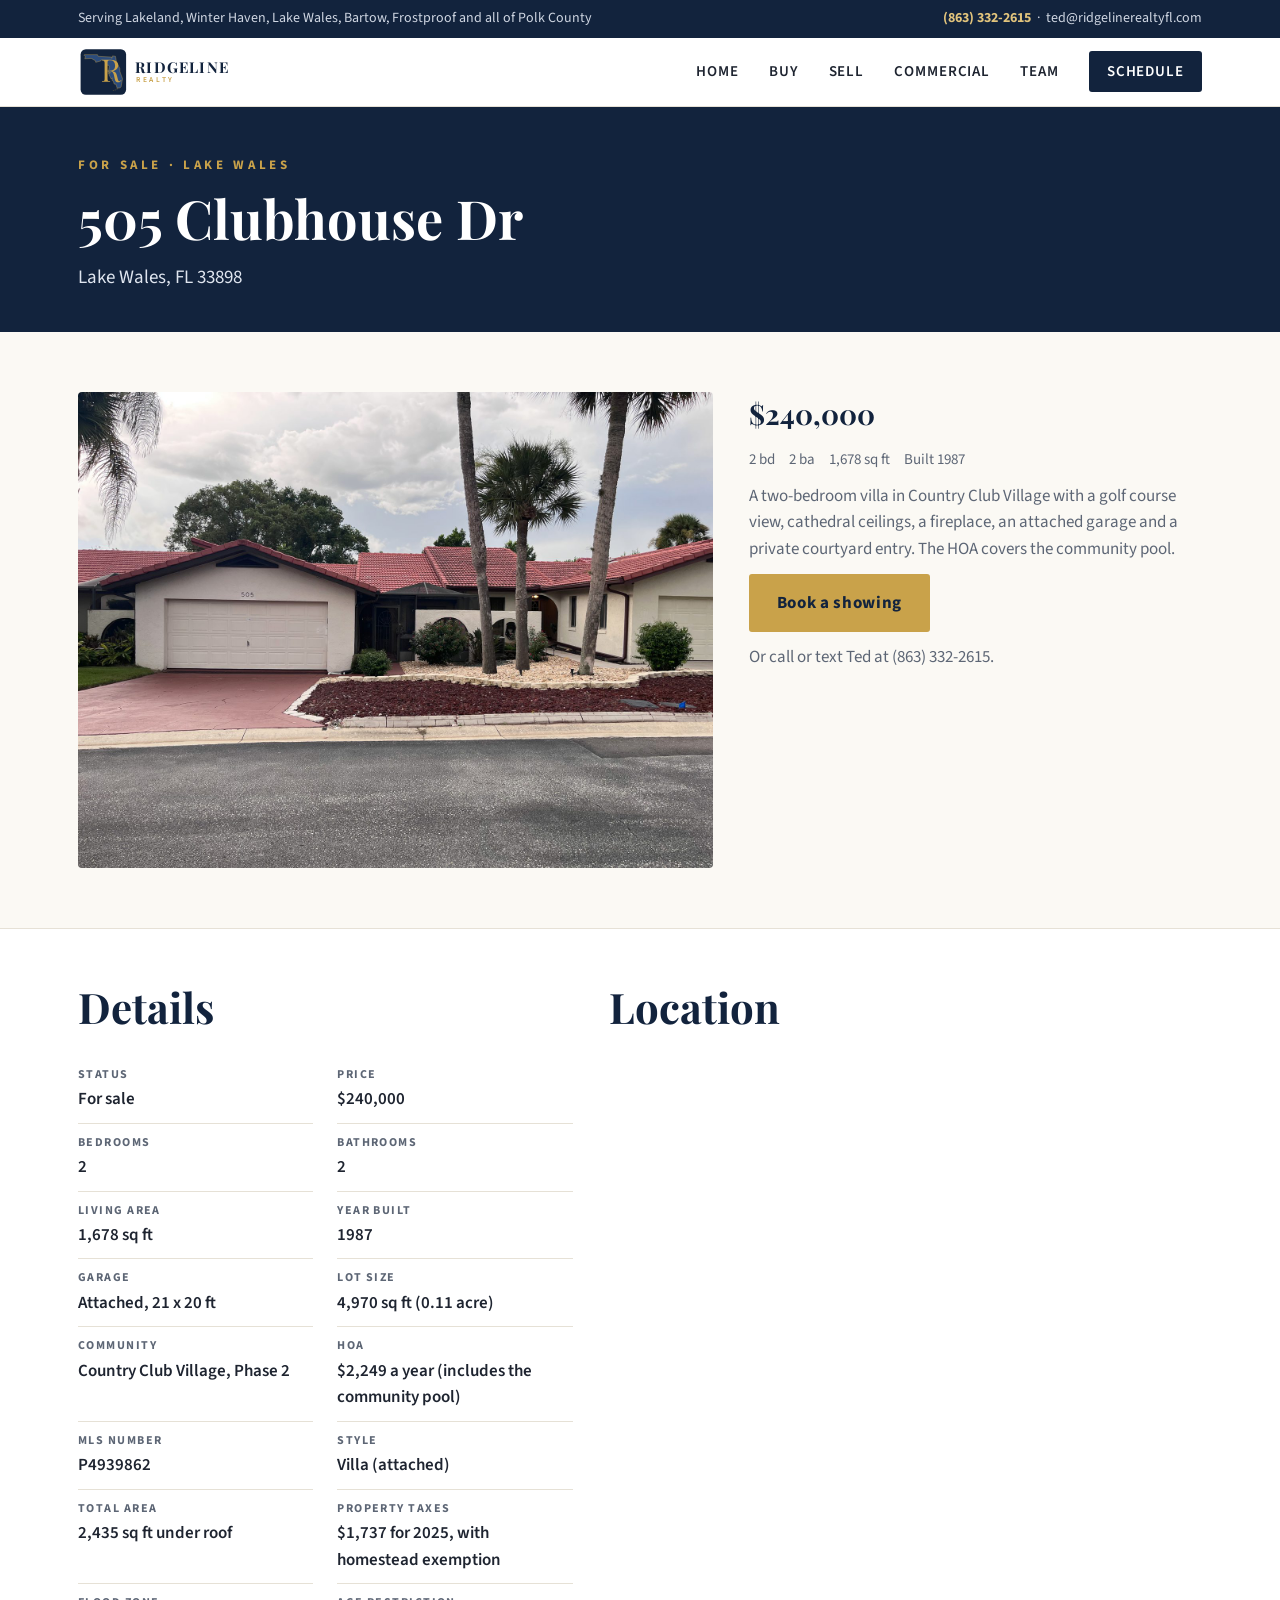
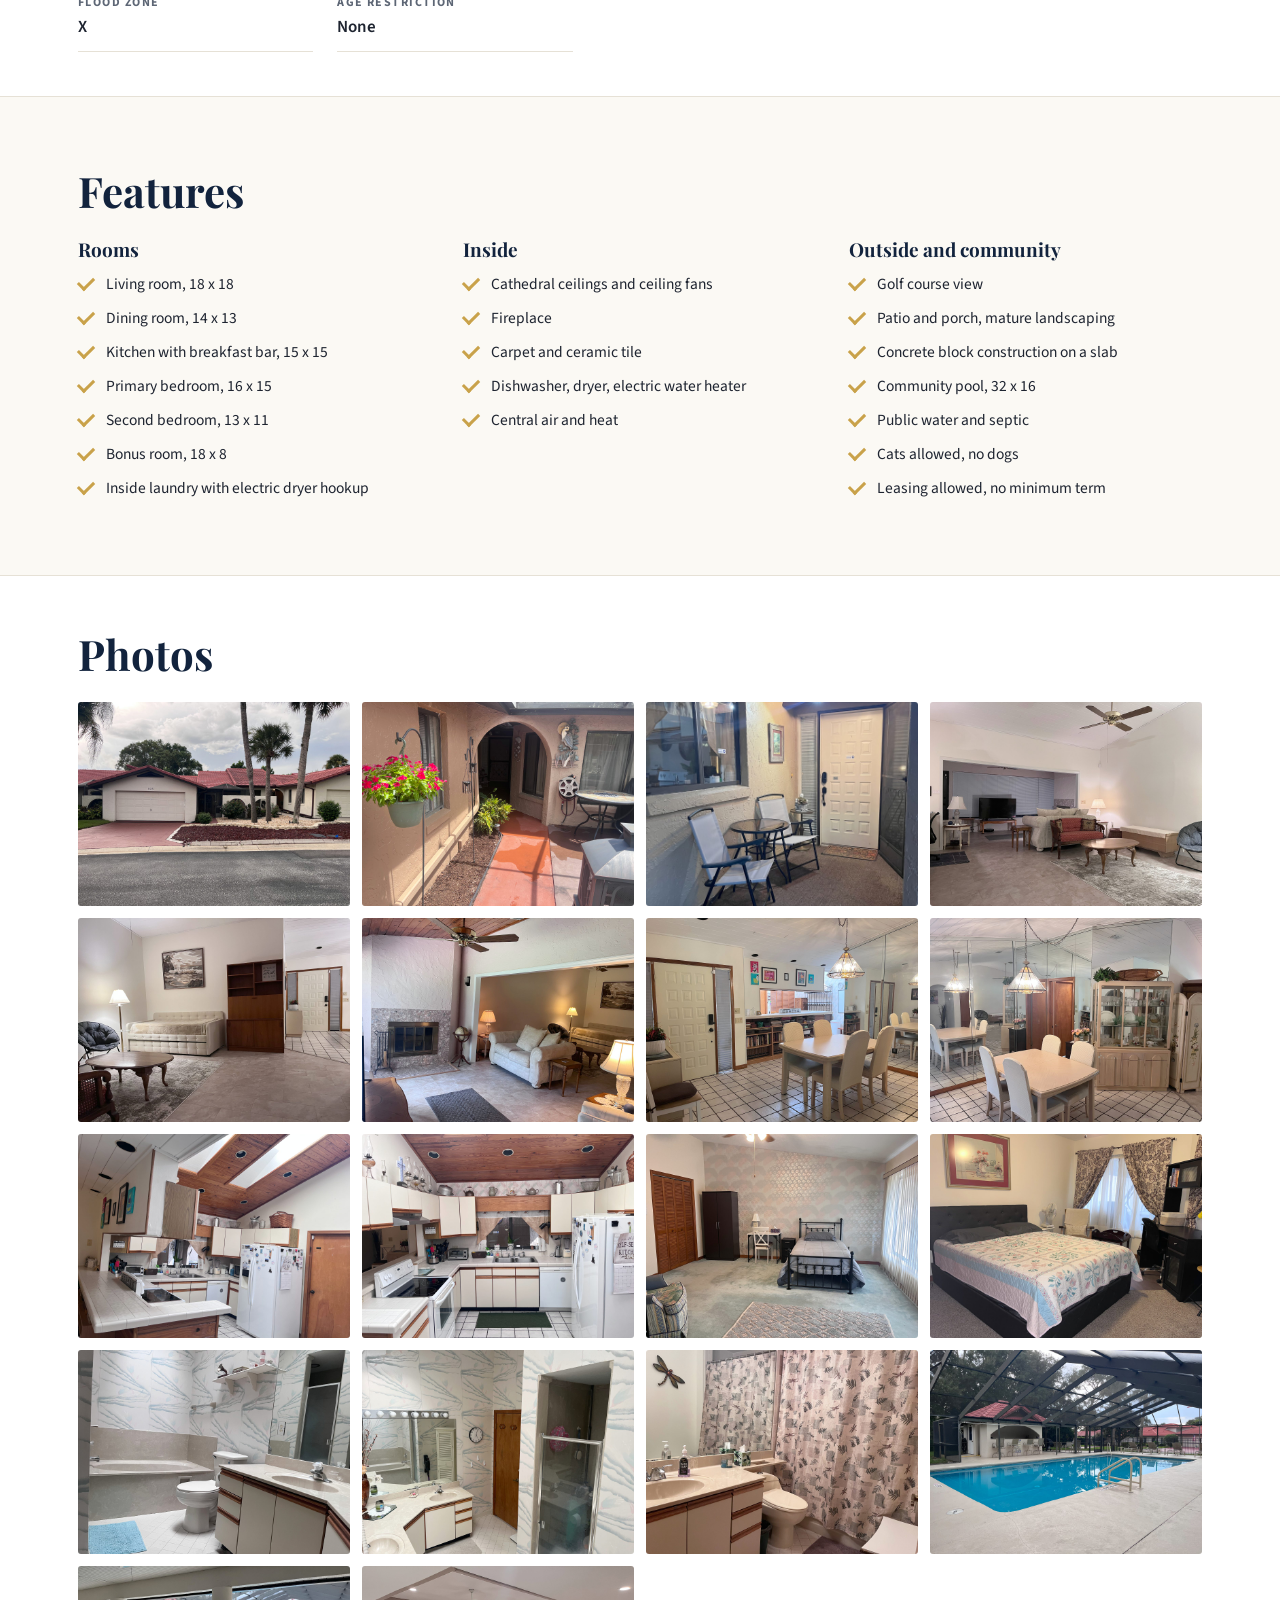
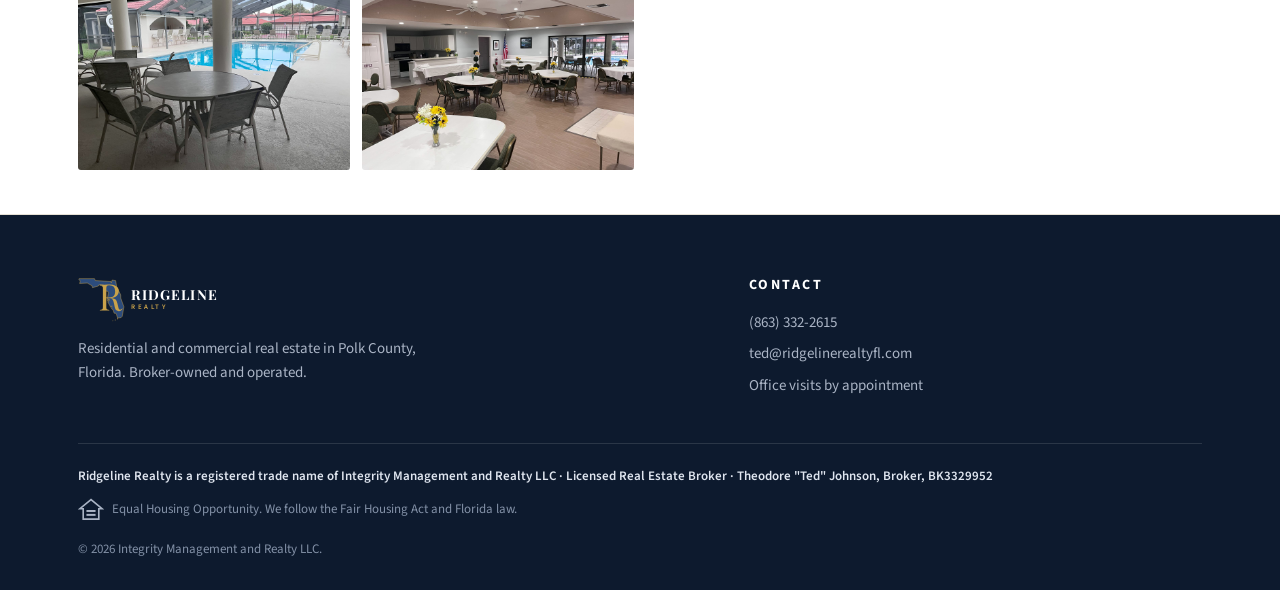
<file: 505-clubhouse-dr.html>
<!DOCTYPE html>
<html lang="en">
<head>
<meta charset="utf-8">
<meta name="viewport" content="width=device-width, initial-scale=1">
<title>505 Clubhouse Dr, Lake Wales, FL 33898 | Ridgeline Realty</title>
<meta name="description" content="505 Clubhouse Dr, Lake Wales, FL 33898: 2 bed, 2 bath, $240,000. For sale with Ridgeline Realty.">
<link rel="preconnect" href="https://fonts.googleapis.com">
<link href="https://fonts.googleapis.com/css2?family=Playfair+Display:wght@600;700&family=Source+Sans+3:wght@400;600;700&display=swap" rel="stylesheet">
<link rel="stylesheet" href="css/site.css">
<link rel="icon" type="image/svg+xml" href="img/favicon.svg">
<link rel="apple-touch-icon" href="img/apple-touch-icon.png">
<meta property="og:title" content="Ridgeline Realty">
<meta property="og:image" content="https://ridgelinerealtyfl.com/img/listings/505-clubhouse/01.jpg">
<meta property="og:type" content="website">

</head>
<body>
<!--
  HOME PAGE. Things you will probably want to edit are marked with EDIT.
  Phone and email appear in the top bar and the footer of every page.
  The phone, (863) 332-2615, is real. The email, ted@ridgelinerealtyfl.com, works once mail is set up
  on the domain.
-->

<div class="topbar"><div class="wrap">
  <span>Serving Lakeland, Winter Haven, Lake Wales, Bartow, Frostproof and all of Polk County</span>
  <span><a href="tel:+18633322615"><b>(863) 332-2615</b></a> &nbsp;·&nbsp; <a href="mailto:ted@ridgelinerealtyfl.com">ted@ridgelinerealtyfl.com</a></span>
</div></div>

<header class="nav"><div class="wrap">
  <a class="logo" href="index.html" aria-label="Ridgeline Realty home">
    <svg viewBox="0 0 520 160" role="img" aria-label="Ridgeline Realty"><rect x="8" y="10" width="140" height="140" rx="16" fill="#12233d"/><g transform="translate(6.77 4.99) scale(0.3598)"><g transform="translate(34 60) scale(2.05)"><path d="M137.9 140.2 L132.2 123.4 L125.2 122.8 L121.3 110.2 L116.4 107.6 L117.2 96.5 L113.1 102.1 L102.9 82.7 L110.3 75.4 L103.4 72.6 L106.6 74.9 L103.1 80.7 L100.7 74.8 L105.0 50.3 L101.6 44.2 L96.4 44.6 L84.1 26.6 L71.1 21.4 L69.1 26.3 L48.2 32.1 L46.9 25.3 L29.7 15.7 L2.5 17.2 L5.1 8.6 L0.0 3.2 L0.8 0.1 L55.4 0.0 L58.3 6.9 L114.1 10.3 L115.1 15.3 L118.1 5.2 L130.5 7.1 L134.5 30.1 L148.6 57.6 L148.7 69.2 L160.0 100.2 L154.1 134.1 L150.2 138.3 Z" fill="#2c4c7c" stroke="#c9a24a" stroke-width="1.56" stroke-linejoin="round"/><circle cx="137" cy="143" r="1.80" fill="#c9a24a"/><circle cx="129" cy="147" r="1.53" fill="#c9a24a"/><circle cx="121" cy="150" r="1.26" fill="#c9a24a"/></g><path transform="translate(175.69 293.24) scale(0.2687)" d="M42.0 -708.0Q63.0 -707.0 97.0 -706.0Q131.0 -705.0 164.0 -705.0Q211.0 -705.0 254.0 -706.0Q297.0 -707.0 315.0 -707.0Q396.0 -707.0 449.5 -684.0Q503.0 -661.0 529.5 -621.5Q556.0 -582.0 556.0 -533.0Q556.0 -503.0 544.0 -469.0Q532.0 -435.0 502.5 -405.0Q473.0 -375.0 422.0 -355.5Q371.0 -336.0 293.0 -336.0H197.0V-356.0H283.0Q354.0 -356.0 391.5 -378.5Q429.0 -401.0 442.5 -438.5Q456.0 -476.0 456.0 -522.0Q456.0 -601.0 418.5 -644.5Q381.0 -688.0 290.0 -688.0Q244.0 -688.0 230.0 -671.0Q216.0 -654.0 216.0 -602.0V-106.0Q216.0 -70.0 222.0 -52.0Q228.0 -34.0 245.5 -28.0Q263.0 -22.0 297.0 -20.0V0.0Q274.0 -2.0 239.5 -2.5Q205.0 -3.0 170.0 -3.0Q131.0 -3.0 97.0 -2.5Q63.0 -2.0 42.0 0.0V-20.0Q76.0 -22.0 93.5 -28.0Q111.0 -34.0 117.0 -52.0Q123.0 -70.0 123.0 -106.0V-602.0Q123.0 -639.0 117.0 -656.5Q111.0 -674.0 93.5 -680.5Q76.0 -687.0 42.0 -688.0ZM201.0 -353.0Q255.0 -351.0 286.0 -348.5Q317.0 -346.0 336.5 -344.0Q356.0 -342.0 374.0 -339.0Q441.0 -328.0 470.5 -298.5Q500.0 -269.0 514.0 -207.0L539.0 -105.0Q549.0 -61.0 559.5 -41.5Q570.0 -22.0 592.0 -23.0Q609.0 -24.0 620.5 -34.0Q632.0 -44.0 645.0 -61.0L660.0 -50.0Q639.0 -19.0 616.5 -2.5Q594.0 14.0 553.0 14.0Q516.0 14.0 488.0 -8.0Q460.0 -30.0 446.0 -94.0L424.0 -194.0Q415.0 -237.0 403.5 -268.5Q392.0 -300.0 371.5 -318.0Q351.0 -336.0 311.0 -336.0H203.0Z" fill="#c9a24a"/></g><text x="176" y="82" font-family="'Playfair Display',Georgia,serif" font-weight="700" font-size="46" letter-spacing=".08em" fill="#12233d">RIDGELINE</text><text x="178" y="112" font-family="'Source Sans 3',Arial,sans-serif" font-weight="600" font-size="23" letter-spacing=".36em" fill="#c9a24a">REALTY</text></svg>
  </a>
  <button class="nav-toggle" aria-label="Open menu" aria-expanded="false"><span></span><span></span><span></span></button>
  <nav><ul>
    <li><a href="index.html">Home</a></li>
    <li><a href="buy.html">Buy</a></li>
    <li><a href="sell.html">Sell</a></li>
    <li><a href="commercial.html">Commercial</a></li>
    <li><a href="team.html">Team</a></li>
    <li><a class="cta" href="schedule.html">Schedule</a></li>
  </ul></nav>
</div></header>

<!-- Built by build_listings.py from listings/505-clubhouse-dr.txt. Edit that file, not this page. -->
<section class="page-hero">
  <div class="wrap">
    <div class="eyebrow">For sale · Lake Wales</div>
    <h1>505 Clubhouse Dr</h1>
    <p>Lake Wales, FL 33898</p>
  </div>
</section>

<section>
  <div class="wrap listing">
    <img class="listing-lead" src="img/listings/505-clubhouse/01.jpg" alt="Front of the home and two-car garage">
    <div class="listing-facts">
      <div class="price">$240,000</div>
      <div class="facts"><span>2 bd</span><span>2 ba</span><span>1,678 sq ft</span><span>Built 1987</span></div>
      <p>A two-bedroom villa in Country Club Village with a golf course view, cathedral ceilings, a fireplace, an attached garage and a private courtyard entry. The HOA covers the community pool.</p>
      <p><a class="btn btn-gold" href="schedule.html">Book a showing</a></p>
      <p class="muted">Or call or text Ted at (863) 332-2615.</p>
    </div>
  </div>
</section>

<section class="alt tight">
  <div class="wrap listing-more">
    <div>
      <div class="section-head"><h2>Details</h2></div>
      <dl class="details">
        <div><dt>Status</dt><dd>For sale</dd></div>
        <div><dt>Price</dt><dd>$240,000</dd></div>
        <div><dt>Bedrooms</dt><dd>2</dd></div>
        <div><dt>Bathrooms</dt><dd>2</dd></div>
        <div><dt>Living area</dt><dd>1,678 sq ft</dd></div>
        <div><dt>Year built</dt><dd>1987</dd></div>
        <div><dt>Garage</dt><dd>Attached, 21 x 20 ft</dd></div>
        <div><dt>Lot size</dt><dd>4,970 sq ft (0.11 acre)</dd></div>
        <div><dt>Community</dt><dd>Country Club Village, Phase 2</dd></div>
        <div><dt>HOA</dt><dd>$2,249 a year (includes the community pool)</dd></div>
        <div><dt>MLS number</dt><dd>P4939862</dd></div>
        <div><dt>Style</dt><dd>Villa (attached)</dd></div>
        <div><dt>Total area</dt><dd>2,435 sq ft under roof</dd></div>
        <div><dt>Property taxes</dt><dd>$1,737 for 2025, with homestead exemption</dd></div>
        <div><dt>Flood zone</dt><dd>X</dd></div>
        <div><dt>Age restriction</dt><dd>None</dd></div>
      </dl>
    </div>
    <div>
      <div class="section-head"><h2>Location</h2></div>
      <iframe class="map" title="Map of 505 Clubhouse Dr, Lake Wales, FL 33898" src="https://maps.google.com/maps?q=505%20Clubhouse%20Dr%2C%20Lake%20Wales%2C%20FL%2033898&z=15&output=embed" loading="lazy" referrerpolicy="no-referrer-when-downgrade"></iframe>
    </div>
  </div>
</section>


<section>
  <div class="wrap">
    <div class="section-head"><h2>Features</h2></div>
    <div class="feature-groups">
      <div><h3>Rooms</h3><ul class="checks"><li>Living room, 18 x 18</li><li>Dining room, 14 x 13</li><li>Kitchen with breakfast bar, 15 x 15</li><li>Primary bedroom, 16 x 15</li><li>Second bedroom, 13 x 11</li><li>Bonus room, 18 x 8</li><li>Inside laundry with electric dryer hookup</li></ul></div>
      <div><h3>Inside</h3><ul class="checks"><li>Cathedral ceilings and ceiling fans</li><li>Fireplace</li><li>Carpet and ceramic tile</li><li>Dishwasher, dryer, electric water heater</li><li>Central air and heat</li></ul></div>
      <div><h3>Outside and community</h3><ul class="checks"><li>Golf course view</li><li>Patio and porch, mature landscaping</li><li>Concrete block construction on a slab</li><li>Community pool, 32 x 16</li><li>Public water and septic</li><li>Cats allowed, no dogs</li><li>Leasing allowed, no minimum term</li></ul></div>
    </div>
  </div>
</section>

<section class="alt tight">
  <div class="wrap">
    <div class="section-head"><h2>Photos</h2></div>
    <div class="gallery">
      <a href="img/listings/505-clubhouse/01.jpg" target="_blank" rel="noopener"><img src="img/listings/505-clubhouse/01.jpg" alt="Front of the home and two-car garage" loading="lazy"></a>
      <a href="img/listings/505-clubhouse/02.jpg" target="_blank" rel="noopener"><img src="img/listings/505-clubhouse/02.jpg" alt="Courtyard entry" loading="lazy"></a>
      <a href="img/listings/505-clubhouse/03.jpg" target="_blank" rel="noopener"><img src="img/listings/505-clubhouse/03.jpg" alt="Covered entrance" loading="lazy"></a>
      <a href="img/listings/505-clubhouse/04.jpg" target="_blank" rel="noopener"><img src="img/listings/505-clubhouse/04.jpg" alt="Living room" loading="lazy"></a>
      <a href="img/listings/505-clubhouse/05.jpg" target="_blank" rel="noopener"><img src="img/listings/505-clubhouse/05.jpg" alt="Living room toward the dining area" loading="lazy"></a>
      <a href="img/listings/505-clubhouse/06.jpg" target="_blank" rel="noopener"><img src="img/listings/505-clubhouse/06.jpg" alt="Fireplace and sitting area" loading="lazy"></a>
      <a href="img/listings/505-clubhouse/07.jpg" target="_blank" rel="noopener"><img src="img/listings/505-clubhouse/07.jpg" alt="Dining room and kitchen pass-through" loading="lazy"></a>
      <a href="img/listings/505-clubhouse/08.jpg" target="_blank" rel="noopener"><img src="img/listings/505-clubhouse/08.jpg" alt="Dining room" loading="lazy"></a>
      <a href="img/listings/505-clubhouse/09.jpg" target="_blank" rel="noopener"><img src="img/listings/505-clubhouse/09.jpg" alt="Kitchen with skylights" loading="lazy"></a>
      <a href="img/listings/505-clubhouse/10.jpg" target="_blank" rel="noopener"><img src="img/listings/505-clubhouse/10.jpg" alt="Kitchen" loading="lazy"></a>
      <a href="img/listings/505-clubhouse/11.jpg" target="_blank" rel="noopener"><img src="img/listings/505-clubhouse/11.jpg" alt="Bedroom" loading="lazy"></a>
      <a href="img/listings/505-clubhouse/12.jpg" target="_blank" rel="noopener"><img src="img/listings/505-clubhouse/12.jpg" alt="Bedroom" loading="lazy"></a>
      <a href="img/listings/505-clubhouse/13.jpg" target="_blank" rel="noopener"><img src="img/listings/505-clubhouse/13.jpg" alt="Bathroom with tub" loading="lazy"></a>
      <a href="img/listings/505-clubhouse/14.jpg" target="_blank" rel="noopener"><img src="img/listings/505-clubhouse/14.jpg" alt="Bathroom shower" loading="lazy"></a>
      <a href="img/listings/505-clubhouse/15.jpg" target="_blank" rel="noopener"><img src="img/listings/505-clubhouse/15.jpg" alt="Second bathroom" loading="lazy"></a>
      <a href="img/listings/505-clubhouse/17.jpg" target="_blank" rel="noopener"><img src="img/listings/505-clubhouse/17.jpg" alt="Community pool" loading="lazy"></a>
      <a href="img/listings/505-clubhouse/18.jpg" target="_blank" rel="noopener"><img src="img/listings/505-clubhouse/18.jpg" alt="Covered seating at the community pool" loading="lazy"></a>
      <a href="img/listings/505-clubhouse/19.jpg" target="_blank" rel="noopener"><img src="img/listings/505-clubhouse/19.jpg" alt="Community clubhouse" loading="lazy"></a>
    </div>
  </div>
</section>

<!-- Phone-only bar fixed to the bottom of the screen. -->
<div class="callbar"><a href="tel:+18633322615">Call</a><a href="sms:+18633322615">Text</a><a href="schedule.html">Book</a></div>

<footer>
  <div class="wrap">
    <div class="fgrid">
      <div>
        <a class="logo" href="index.html"><svg viewBox="0 0 520 160" role="img" aria-label="Ridgeline Realty"><g transform="translate(-12.55 -15.35) scale(0.4573)"><g transform="translate(34 60) scale(2.05)"><path d="M137.9 140.2 L132.2 123.4 L125.2 122.8 L121.3 110.2 L116.4 107.6 L117.2 96.5 L113.1 102.1 L102.9 82.7 L110.3 75.4 L103.4 72.6 L106.6 74.9 L103.1 80.7 L100.7 74.8 L105.0 50.3 L101.6 44.2 L96.4 44.6 L84.1 26.6 L71.1 21.4 L69.1 26.3 L48.2 32.1 L46.9 25.3 L29.7 15.7 L2.5 17.2 L5.1 8.6 L0.0 3.2 L0.8 0.1 L55.4 0.0 L58.3 6.9 L114.1 10.3 L115.1 15.3 L118.1 5.2 L130.5 7.1 L134.5 30.1 L148.6 57.6 L148.7 69.2 L160.0 100.2 L154.1 134.1 L150.2 138.3 Z" fill="#2c4c7c" stroke="#c9a24a" stroke-width="1.56" stroke-linejoin="round"/><circle cx="137" cy="143" r="1.80" fill="#c9a24a"/><circle cx="129" cy="147" r="1.53" fill="#c9a24a"/><circle cx="121" cy="150" r="1.26" fill="#c9a24a"/></g><path transform="translate(175.69 293.24) scale(0.2687)" d="M42.0 -708.0Q63.0 -707.0 97.0 -706.0Q131.0 -705.0 164.0 -705.0Q211.0 -705.0 254.0 -706.0Q297.0 -707.0 315.0 -707.0Q396.0 -707.0 449.5 -684.0Q503.0 -661.0 529.5 -621.5Q556.0 -582.0 556.0 -533.0Q556.0 -503.0 544.0 -469.0Q532.0 -435.0 502.5 -405.0Q473.0 -375.0 422.0 -355.5Q371.0 -336.0 293.0 -336.0H197.0V-356.0H283.0Q354.0 -356.0 391.5 -378.5Q429.0 -401.0 442.5 -438.5Q456.0 -476.0 456.0 -522.0Q456.0 -601.0 418.5 -644.5Q381.0 -688.0 290.0 -688.0Q244.0 -688.0 230.0 -671.0Q216.0 -654.0 216.0 -602.0V-106.0Q216.0 -70.0 222.0 -52.0Q228.0 -34.0 245.5 -28.0Q263.0 -22.0 297.0 -20.0V0.0Q274.0 -2.0 239.5 -2.5Q205.0 -3.0 170.0 -3.0Q131.0 -3.0 97.0 -2.5Q63.0 -2.0 42.0 0.0V-20.0Q76.0 -22.0 93.5 -28.0Q111.0 -34.0 117.0 -52.0Q123.0 -70.0 123.0 -106.0V-602.0Q123.0 -639.0 117.0 -656.5Q111.0 -674.0 93.5 -680.5Q76.0 -687.0 42.0 -688.0ZM201.0 -353.0Q255.0 -351.0 286.0 -348.5Q317.0 -346.0 336.5 -344.0Q356.0 -342.0 374.0 -339.0Q441.0 -328.0 470.5 -298.5Q500.0 -269.0 514.0 -207.0L539.0 -105.0Q549.0 -61.0 559.5 -41.5Q570.0 -22.0 592.0 -23.0Q609.0 -24.0 620.5 -34.0Q632.0 -44.0 645.0 -61.0L660.0 -50.0Q639.0 -19.0 616.5 -2.5Q594.0 14.0 553.0 14.0Q516.0 14.0 488.0 -8.0Q460.0 -30.0 446.0 -94.0L424.0 -194.0Q415.0 -237.0 403.5 -268.5Q392.0 -300.0 371.5 -318.0Q351.0 -336.0 311.0 -336.0H203.0Z" fill="#c9a24a"/></g><text x="176" y="82" font-family="'Playfair Display',Georgia,serif" font-weight="700" font-size="46" letter-spacing=".08em" fill="#fff">RIDGELINE</text><text x="178" y="112" font-family="'Source Sans 3',Arial,sans-serif" font-weight="600" font-size="23" letter-spacing=".36em" fill="#c9a24a">REALTY</text></svg></a>
        <p style="margin-top:14px;max-width:340px">Residential and commercial real estate in Polk County, Florida. Broker-owned and operated.</p>
      </div>
      <div><h4>Contact</h4><ul><li><a href="tel:+18633322615">(863) 332-2615</a></li><li><a href="mailto:ted@ridgelinerealtyfl.com">ted@ridgelinerealtyfl.com</a></li><li>Office visits by appointment</li></ul></div>
    </div>
    <div class="legal">
      <div class="brokerage">Ridgeline Realty is a registered trade name of Integrity Management and Realty LLC · Licensed Real Estate Broker · Theodore &quot;Ted&quot; Johnson, Broker, BK3329952</div>
      <div class="eho"><svg viewBox="0 0 40 40" aria-label="Equal Housing Opportunity"><path d="M20 4 L3 18 h5 v16 h24 v-16 h5 z" fill="none" stroke="#aab4c5" stroke-width="2.5"/><rect x="13" y="20" width="14" height="3" fill="#aab4c5"/><rect x="13" y="26" width="14" height="3" fill="#aab4c5"/></svg><span>Equal Housing Opportunity. We follow the Fair Housing Act and Florida law.</span></div>
      <div style="margin-top:10px">© 2026 Integrity Management and Realty LLC.</div>
    </div>
  </div>
</footer>
<script src="js/site.js"></script>
</body>
</html>
</file>
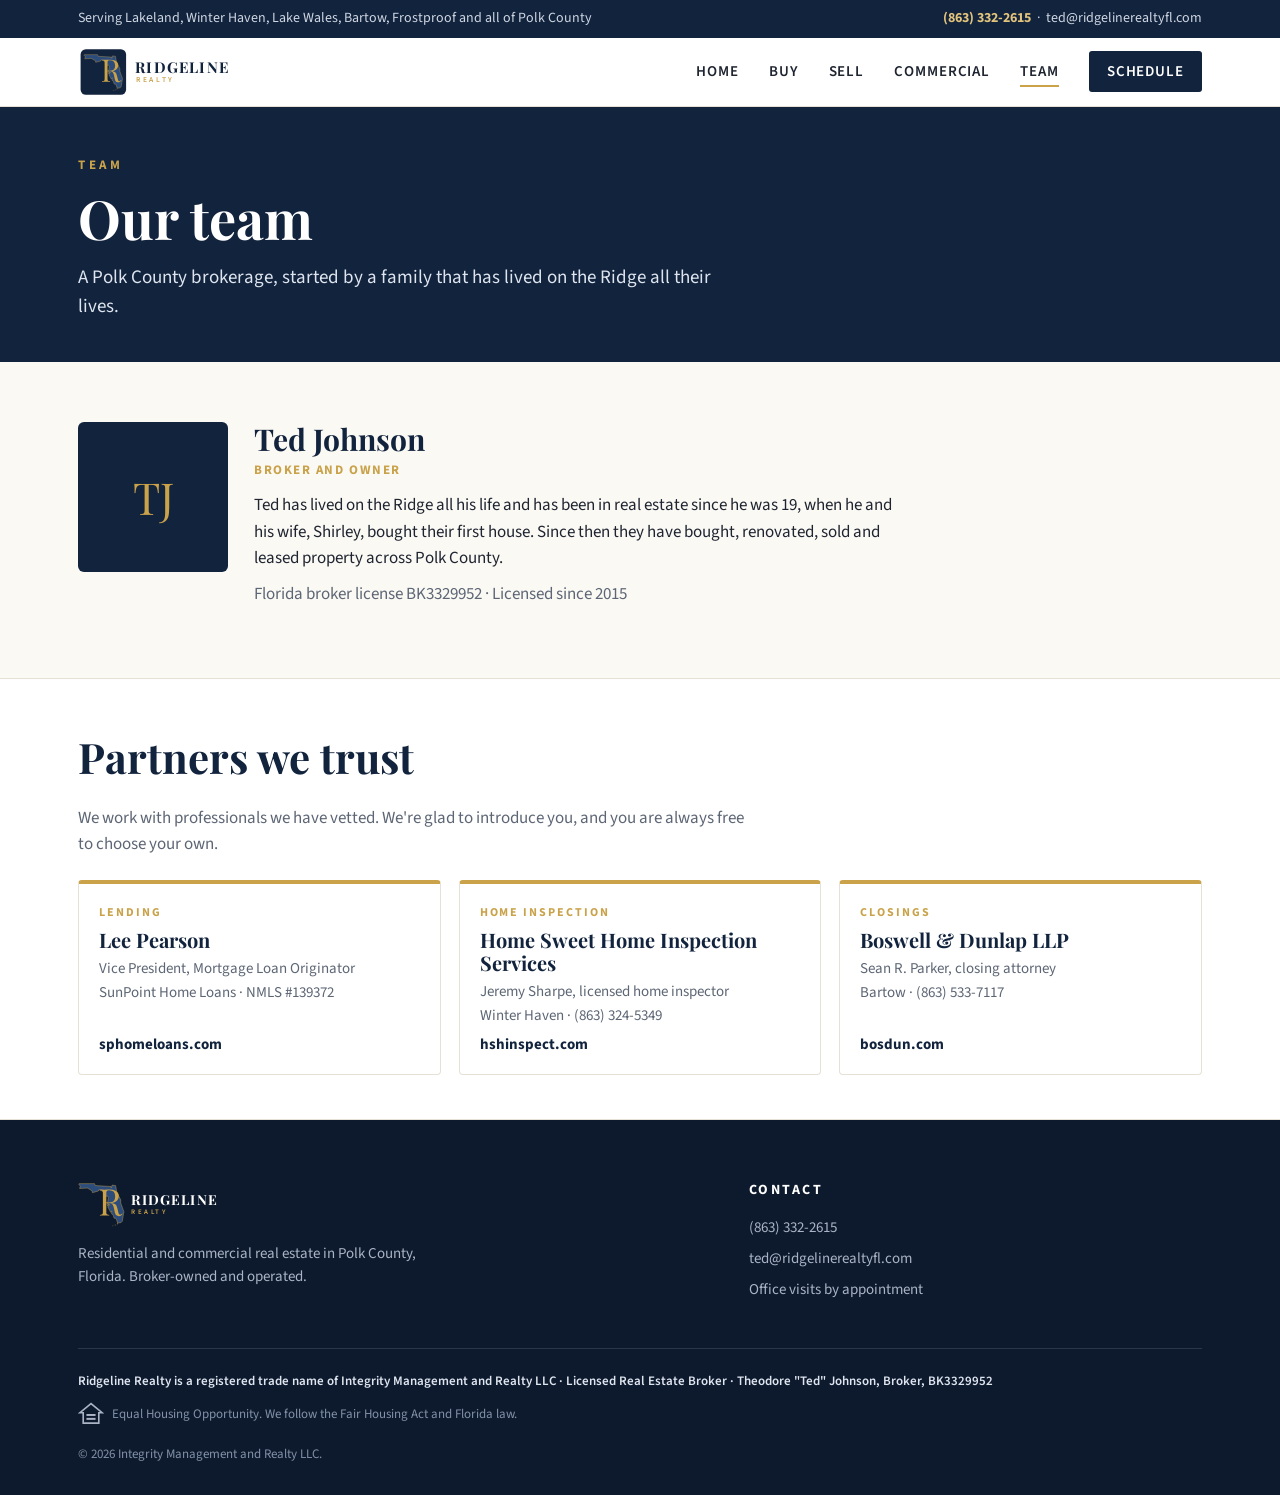
<file: about.html>
<!DOCTYPE html>
<html lang="en">
<head>
<meta charset="utf-8">
<title>Our Team | Ridgeline Realty</title>
<meta name="robots" content="noindex">
<link rel="canonical" href="https://ridgelinerealtyfl.com/team.html">
<meta http-equiv="refresh" content="0; url=team.html">
</head>
<body>
<p>This page has moved to <a href="team.html">Our Team</a>.</p>
</body>
</html>
</file>
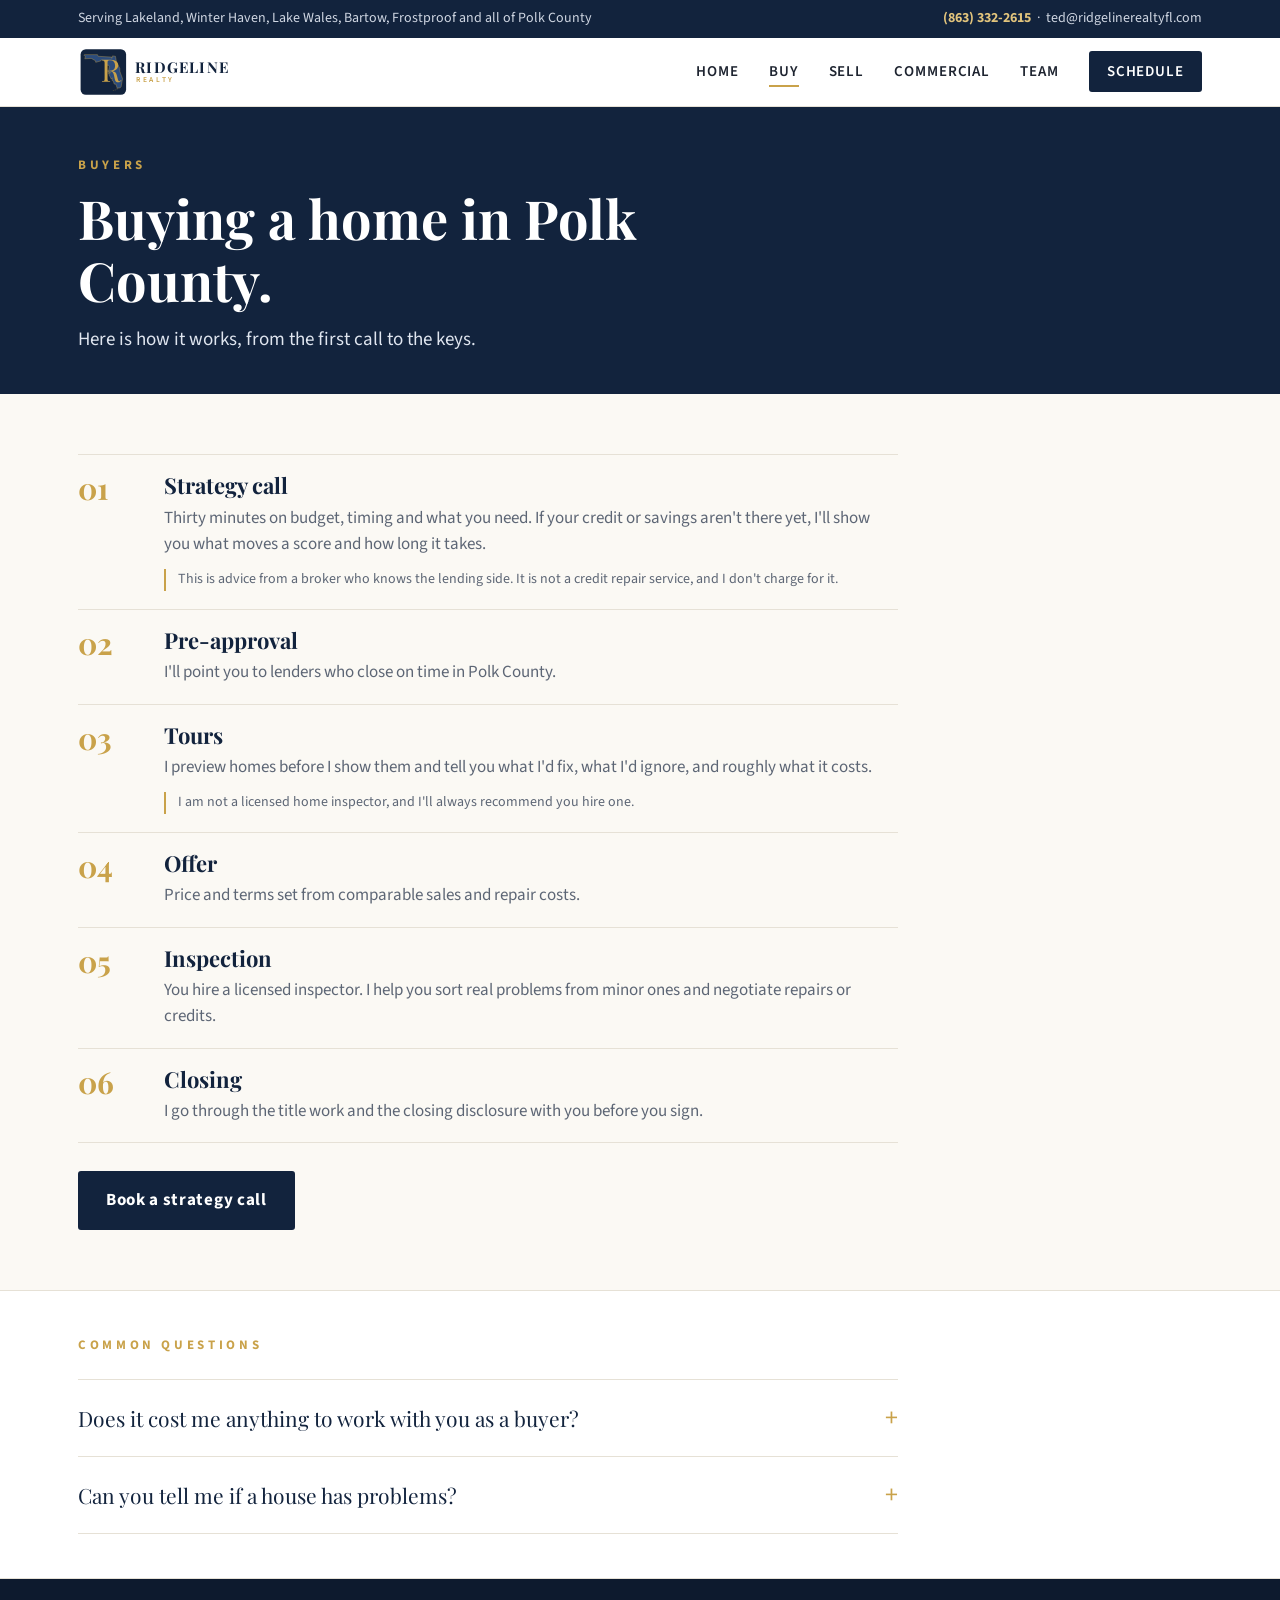
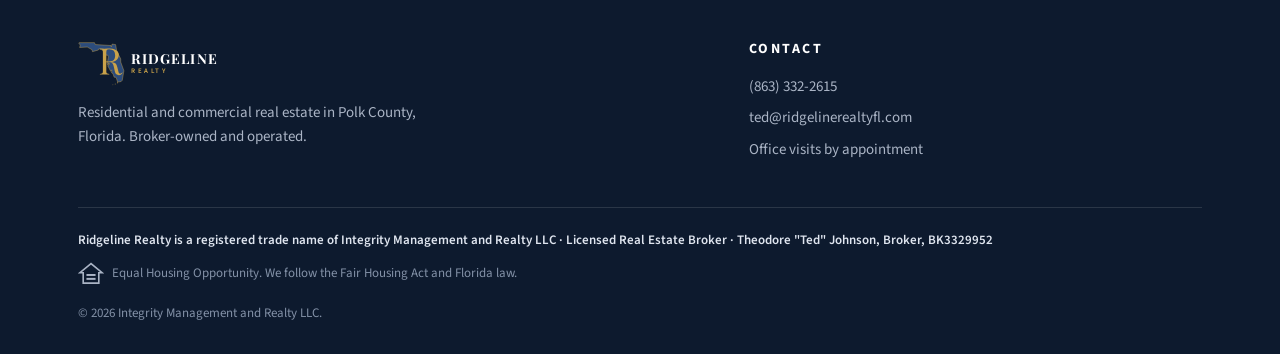
<file: buy.html>
<!DOCTYPE html>
<html lang="en">
<head>
<meta charset="utf-8">
<meta name="viewport" content="width=device-width, initial-scale=1">
<title>Buying a home in Polk County | Ridgeline Realty</title>
<meta name="description" content="How buying a home with Ridgeline Realty works, from a lender-readiness call to closing. Polk County, Florida.">
<link rel="preconnect" href="https://fonts.googleapis.com">
<link href="https://fonts.googleapis.com/css2?family=Playfair+Display:wght@600;700&family=Source+Sans+3:wght@400;600;700&display=swap" rel="stylesheet">
<link rel="stylesheet" href="css/site.css">
<link rel="icon" type="image/svg+xml" href="img/favicon.svg">
<link rel="apple-touch-icon" href="img/apple-touch-icon.png">
<meta property="og:title" content="Ridgeline Realty">
<meta property="og:image" content="https://ridgelinerealtyfl.com/img/link-preview.jpg">
<meta property="og:type" content="website">

</head>
<body>
<!-- BUY PAGE. Edit the copy freely. Keep the inspector sentence. -->

<div class="topbar"><div class="wrap">
  <span>Serving Lakeland, Winter Haven, Lake Wales, Bartow, Frostproof and all of Polk County</span>
  <span><a href="tel:+18633322615"><b>(863) 332-2615</b></a> &nbsp;·&nbsp; <a href="mailto:ted@ridgelinerealtyfl.com">ted@ridgelinerealtyfl.com</a></span>
</div></div>

<header class="nav"><div class="wrap">
  <a class="logo" href="index.html" aria-label="Ridgeline Realty home">
    <svg viewBox="0 0 520 160" role="img" aria-label="Ridgeline Realty"><rect x="8" y="10" width="140" height="140" rx="16" fill="#12233d"/><g transform="translate(6.77 4.99) scale(0.3598)"><g transform="translate(34 60) scale(2.05)"><path d="M137.9 140.2 L132.2 123.4 L125.2 122.8 L121.3 110.2 L116.4 107.6 L117.2 96.5 L113.1 102.1 L102.9 82.7 L110.3 75.4 L103.4 72.6 L106.6 74.9 L103.1 80.7 L100.7 74.8 L105.0 50.3 L101.6 44.2 L96.4 44.6 L84.1 26.6 L71.1 21.4 L69.1 26.3 L48.2 32.1 L46.9 25.3 L29.7 15.7 L2.5 17.2 L5.1 8.6 L0.0 3.2 L0.8 0.1 L55.4 0.0 L58.3 6.9 L114.1 10.3 L115.1 15.3 L118.1 5.2 L130.5 7.1 L134.5 30.1 L148.6 57.6 L148.7 69.2 L160.0 100.2 L154.1 134.1 L150.2 138.3 Z" fill="#2c4c7c" stroke="#c9a24a" stroke-width="1.56" stroke-linejoin="round"/><circle cx="137" cy="143" r="1.80" fill="#c9a24a"/><circle cx="129" cy="147" r="1.53" fill="#c9a24a"/><circle cx="121" cy="150" r="1.26" fill="#c9a24a"/></g><path transform="translate(175.69 293.24) scale(0.2687)" d="M42.0 -708.0Q63.0 -707.0 97.0 -706.0Q131.0 -705.0 164.0 -705.0Q211.0 -705.0 254.0 -706.0Q297.0 -707.0 315.0 -707.0Q396.0 -707.0 449.5 -684.0Q503.0 -661.0 529.5 -621.5Q556.0 -582.0 556.0 -533.0Q556.0 -503.0 544.0 -469.0Q532.0 -435.0 502.5 -405.0Q473.0 -375.0 422.0 -355.5Q371.0 -336.0 293.0 -336.0H197.0V-356.0H283.0Q354.0 -356.0 391.5 -378.5Q429.0 -401.0 442.5 -438.5Q456.0 -476.0 456.0 -522.0Q456.0 -601.0 418.5 -644.5Q381.0 -688.0 290.0 -688.0Q244.0 -688.0 230.0 -671.0Q216.0 -654.0 216.0 -602.0V-106.0Q216.0 -70.0 222.0 -52.0Q228.0 -34.0 245.5 -28.0Q263.0 -22.0 297.0 -20.0V0.0Q274.0 -2.0 239.5 -2.5Q205.0 -3.0 170.0 -3.0Q131.0 -3.0 97.0 -2.5Q63.0 -2.0 42.0 0.0V-20.0Q76.0 -22.0 93.5 -28.0Q111.0 -34.0 117.0 -52.0Q123.0 -70.0 123.0 -106.0V-602.0Q123.0 -639.0 117.0 -656.5Q111.0 -674.0 93.5 -680.5Q76.0 -687.0 42.0 -688.0ZM201.0 -353.0Q255.0 -351.0 286.0 -348.5Q317.0 -346.0 336.5 -344.0Q356.0 -342.0 374.0 -339.0Q441.0 -328.0 470.5 -298.5Q500.0 -269.0 514.0 -207.0L539.0 -105.0Q549.0 -61.0 559.5 -41.5Q570.0 -22.0 592.0 -23.0Q609.0 -24.0 620.5 -34.0Q632.0 -44.0 645.0 -61.0L660.0 -50.0Q639.0 -19.0 616.5 -2.5Q594.0 14.0 553.0 14.0Q516.0 14.0 488.0 -8.0Q460.0 -30.0 446.0 -94.0L424.0 -194.0Q415.0 -237.0 403.5 -268.5Q392.0 -300.0 371.5 -318.0Q351.0 -336.0 311.0 -336.0H203.0Z" fill="#c9a24a"/></g><text x="176" y="82" font-family="'Playfair Display',Georgia,serif" font-weight="700" font-size="46" letter-spacing=".08em" fill="#12233d">RIDGELINE</text><text x="178" y="112" font-family="'Source Sans 3',Arial,sans-serif" font-weight="600" font-size="23" letter-spacing=".36em" fill="#c9a24a">REALTY</text></svg>
  </a>
  <button class="nav-toggle" aria-label="Open menu" aria-expanded="false"><span></span><span></span><span></span></button>
  <nav><ul>
    <li><a href="index.html">Home</a></li>
    <li><a href="buy.html">Buy</a></li>
    <li><a href="sell.html">Sell</a></li>
    <li><a href="commercial.html">Commercial</a></li>
    <li><a href="team.html">Team</a></li>
    <li><a class="cta" href="schedule.html">Schedule</a></li>
  </ul></nav>
</div></header>

<section class="page-hero">
  <div class="wrap">
    <div class="eyebrow">Buyers</div>
    <h1>Buying a home in Polk County.</h1>
    <p>Here is how it works, from the first call to the keys.</p>
  </div>
</section>

<section>
  <div class="wrap">
    <ol class="steps">
      <li><div><h3>Strategy call</h3><p>Thirty minutes on budget, timing and what you need. If your credit or savings aren't there yet, I'll show you what moves a score and how long it takes.</p>
        <p class="fine light">This is advice from a broker who knows the lending side. It is not a credit repair service, and I don't charge for it.</p></div></li>
      <li><div><h3>Pre-approval</h3><p>I'll point you to lenders who close on time in Polk County.</p></div></li>
      <li><div><h3>Tours</h3><p>I preview homes before I show them and tell you what I'd fix, what I'd ignore, and roughly what it costs.</p>
        <p class="fine light">I am not a licensed home inspector, and I'll always recommend you hire one.</p></div></li>
      <li><div><h3>Offer</h3><p>Price and terms set from comparable sales and repair costs.</p></div></li>
      <li><div><h3>Inspection</h3><p>You hire a licensed inspector. I help you sort real problems from minor ones and negotiate repairs or credits.</p></div></li>
      <li><div><h3>Closing</h3><p>I go through the title work and the closing disclosure with you before you sign.</p></div></li>
    </ol>
    <p style="margin-top:28px"><a class="btn btn-navy" href="schedule.html">Book a strategy call</a></p>
  </div>
</section>

<section class="alt tight">
  <div class="wrap">
    <div class="section-head"><div class="eyebrow">Common questions</div></div>
    <div class="faq">
      <details><summary>Does it cost me anything to work with you as a buyer?</summary><p>How I'm paid is agreed in writing before we start, and I'll go through it on the strategy call.</p></details>
      <details><summary>Can you tell me if a house has problems?</summary><p>I'll tell you what I see and what I'd expect it to cost, because I've fixed those things in my own houses. I'm not a licensed inspector, so the inspection is still yours to order, and I'll always recommend one.</p></details>
    </div>
  </div>
</section>

<!-- Phone-only bar fixed to the bottom of the screen. -->
<div class="callbar"><a href="tel:+18633322615">Call</a><a href="sms:+18633322615">Text</a><a href="schedule.html">Book</a></div>

<footer>
  <div class="wrap">
    <div class="fgrid">
      <div>
        <a class="logo" href="index.html"><svg viewBox="0 0 520 160" role="img" aria-label="Ridgeline Realty"><g transform="translate(-12.55 -15.35) scale(0.4573)"><g transform="translate(34 60) scale(2.05)"><path d="M137.9 140.2 L132.2 123.4 L125.2 122.8 L121.3 110.2 L116.4 107.6 L117.2 96.5 L113.1 102.1 L102.9 82.7 L110.3 75.4 L103.4 72.6 L106.6 74.9 L103.1 80.7 L100.7 74.8 L105.0 50.3 L101.6 44.2 L96.4 44.6 L84.1 26.6 L71.1 21.4 L69.1 26.3 L48.2 32.1 L46.9 25.3 L29.7 15.7 L2.5 17.2 L5.1 8.6 L0.0 3.2 L0.8 0.1 L55.4 0.0 L58.3 6.9 L114.1 10.3 L115.1 15.3 L118.1 5.2 L130.5 7.1 L134.5 30.1 L148.6 57.6 L148.7 69.2 L160.0 100.2 L154.1 134.1 L150.2 138.3 Z" fill="#2c4c7c" stroke="#c9a24a" stroke-width="1.56" stroke-linejoin="round"/><circle cx="137" cy="143" r="1.80" fill="#c9a24a"/><circle cx="129" cy="147" r="1.53" fill="#c9a24a"/><circle cx="121" cy="150" r="1.26" fill="#c9a24a"/></g><path transform="translate(175.69 293.24) scale(0.2687)" d="M42.0 -708.0Q63.0 -707.0 97.0 -706.0Q131.0 -705.0 164.0 -705.0Q211.0 -705.0 254.0 -706.0Q297.0 -707.0 315.0 -707.0Q396.0 -707.0 449.5 -684.0Q503.0 -661.0 529.5 -621.5Q556.0 -582.0 556.0 -533.0Q556.0 -503.0 544.0 -469.0Q532.0 -435.0 502.5 -405.0Q473.0 -375.0 422.0 -355.5Q371.0 -336.0 293.0 -336.0H197.0V-356.0H283.0Q354.0 -356.0 391.5 -378.5Q429.0 -401.0 442.5 -438.5Q456.0 -476.0 456.0 -522.0Q456.0 -601.0 418.5 -644.5Q381.0 -688.0 290.0 -688.0Q244.0 -688.0 230.0 -671.0Q216.0 -654.0 216.0 -602.0V-106.0Q216.0 -70.0 222.0 -52.0Q228.0 -34.0 245.5 -28.0Q263.0 -22.0 297.0 -20.0V0.0Q274.0 -2.0 239.5 -2.5Q205.0 -3.0 170.0 -3.0Q131.0 -3.0 97.0 -2.5Q63.0 -2.0 42.0 0.0V-20.0Q76.0 -22.0 93.5 -28.0Q111.0 -34.0 117.0 -52.0Q123.0 -70.0 123.0 -106.0V-602.0Q123.0 -639.0 117.0 -656.5Q111.0 -674.0 93.5 -680.5Q76.0 -687.0 42.0 -688.0ZM201.0 -353.0Q255.0 -351.0 286.0 -348.5Q317.0 -346.0 336.5 -344.0Q356.0 -342.0 374.0 -339.0Q441.0 -328.0 470.5 -298.5Q500.0 -269.0 514.0 -207.0L539.0 -105.0Q549.0 -61.0 559.5 -41.5Q570.0 -22.0 592.0 -23.0Q609.0 -24.0 620.5 -34.0Q632.0 -44.0 645.0 -61.0L660.0 -50.0Q639.0 -19.0 616.5 -2.5Q594.0 14.0 553.0 14.0Q516.0 14.0 488.0 -8.0Q460.0 -30.0 446.0 -94.0L424.0 -194.0Q415.0 -237.0 403.5 -268.5Q392.0 -300.0 371.5 -318.0Q351.0 -336.0 311.0 -336.0H203.0Z" fill="#c9a24a"/></g><text x="176" y="82" font-family="'Playfair Display',Georgia,serif" font-weight="700" font-size="46" letter-spacing=".08em" fill="#fff">RIDGELINE</text><text x="178" y="112" font-family="'Source Sans 3',Arial,sans-serif" font-weight="600" font-size="23" letter-spacing=".36em" fill="#c9a24a">REALTY</text></svg></a>
        <p style="margin-top:14px;max-width:340px">Residential and commercial real estate in Polk County, Florida. Broker-owned and operated.</p>
      </div>
      <div><h4>Contact</h4><ul><li><a href="tel:+18633322615">(863) 332-2615</a></li><li><a href="mailto:ted@ridgelinerealtyfl.com">ted@ridgelinerealtyfl.com</a></li><li>Office visits by appointment</li></ul></div>
    </div>
    <div class="legal">
      <div class="brokerage">Ridgeline Realty is a registered trade name of Integrity Management and Realty LLC · Licensed Real Estate Broker · Theodore &quot;Ted&quot; Johnson, Broker, BK3329952</div>
      <div class="eho"><svg viewBox="0 0 40 40" aria-label="Equal Housing Opportunity"><path d="M20 4 L3 18 h5 v16 h24 v-16 h5 z" fill="none" stroke="#aab4c5" stroke-width="2.5"/><rect x="13" y="20" width="14" height="3" fill="#aab4c5"/><rect x="13" y="26" width="14" height="3" fill="#aab4c5"/></svg><span>Equal Housing Opportunity. We follow the Fair Housing Act and Florida law.</span></div>
      <div style="margin-top:10px">© 2026 Integrity Management and Realty LLC.</div>
    </div>
  </div>
</footer>
<script src="js/site.js"></script>
</body>
</html>
</file>
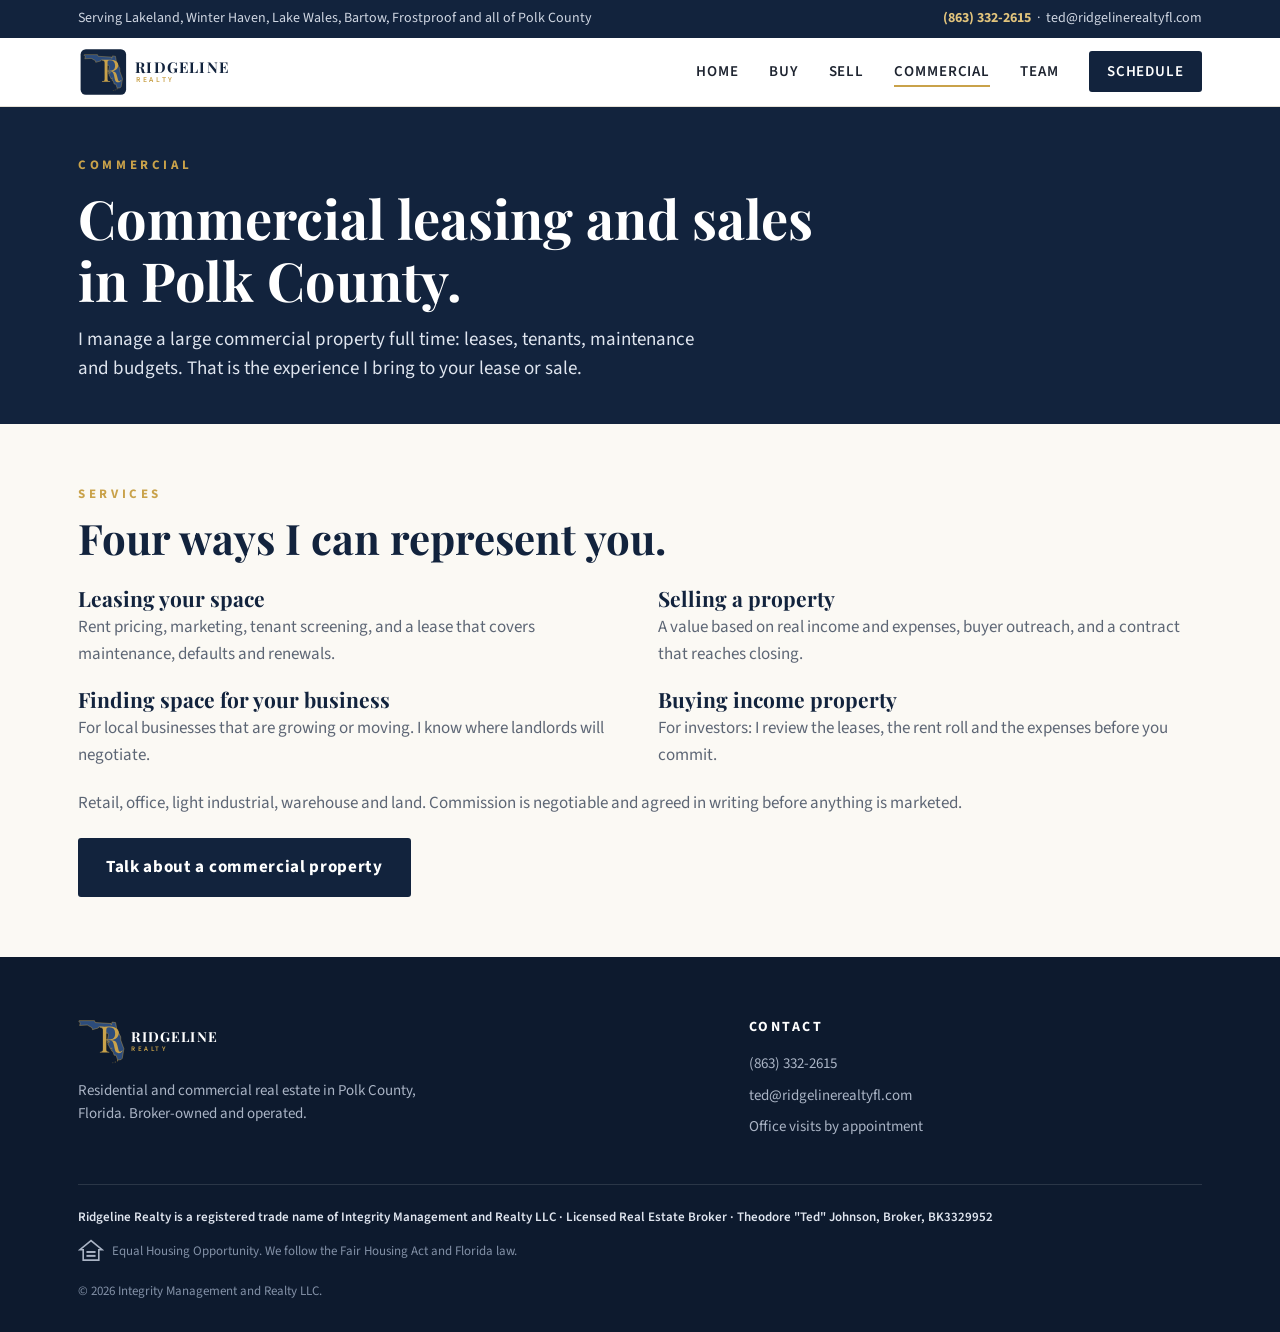
<file: commercial.html>
<!DOCTYPE html>
<html lang="en">
<head>
<meta charset="utf-8">
<meta name="viewport" content="width=device-width, initial-scale=1">
<title>Commercial leasing and sales in Polk County | Ridgeline Realty</title>
<meta name="description" content="Commercial leasing, sales, owner and tenant representation in Polk County, Florida, from a broker who manages a commercial property every day.">
<link rel="preconnect" href="https://fonts.googleapis.com">
<link href="https://fonts.googleapis.com/css2?family=Playfair+Display:wght@600;700&family=Source+Sans+3:wght@400;600;700&display=swap" rel="stylesheet">
<link rel="stylesheet" href="css/site.css">
<link rel="icon" type="image/svg+xml" href="img/favicon.svg">
<link rel="apple-touch-icon" href="img/apple-touch-icon.png">
<meta property="og:title" content="Ridgeline Realty">
<meta property="og:image" content="https://ridgelinerealtyfl.com/img/link-preview.jpg">
<meta property="og:type" content="website">

</head>
<body>
<!-- COMMERCIAL PAGE. The commercial property is described as Ted's day job,
     not as brokerage work. Keep it that way. -->

<div class="topbar"><div class="wrap">
  <span>Serving Lakeland, Winter Haven, Lake Wales, Bartow, Frostproof and all of Polk County</span>
  <span><a href="tel:+18633322615"><b>(863) 332-2615</b></a> &nbsp;·&nbsp; <a href="mailto:ted@ridgelinerealtyfl.com">ted@ridgelinerealtyfl.com</a></span>
</div></div>

<header class="nav"><div class="wrap">
  <a class="logo" href="index.html" aria-label="Ridgeline Realty home">
    <svg viewBox="0 0 520 160" role="img" aria-label="Ridgeline Realty"><rect x="8" y="10" width="140" height="140" rx="16" fill="#12233d"/><g transform="translate(6.77 4.99) scale(0.3598)"><g transform="translate(34 60) scale(2.05)"><path d="M137.9 140.2 L132.2 123.4 L125.2 122.8 L121.3 110.2 L116.4 107.6 L117.2 96.5 L113.1 102.1 L102.9 82.7 L110.3 75.4 L103.4 72.6 L106.6 74.9 L103.1 80.7 L100.7 74.8 L105.0 50.3 L101.6 44.2 L96.4 44.6 L84.1 26.6 L71.1 21.4 L69.1 26.3 L48.2 32.1 L46.9 25.3 L29.7 15.7 L2.5 17.2 L5.1 8.6 L0.0 3.2 L0.8 0.1 L55.4 0.0 L58.3 6.9 L114.1 10.3 L115.1 15.3 L118.1 5.2 L130.5 7.1 L134.5 30.1 L148.6 57.6 L148.7 69.2 L160.0 100.2 L154.1 134.1 L150.2 138.3 Z" fill="#2c4c7c" stroke="#c9a24a" stroke-width="1.56" stroke-linejoin="round"/><circle cx="137" cy="143" r="1.80" fill="#c9a24a"/><circle cx="129" cy="147" r="1.53" fill="#c9a24a"/><circle cx="121" cy="150" r="1.26" fill="#c9a24a"/></g><path transform="translate(175.69 293.24) scale(0.2687)" d="M42.0 -708.0Q63.0 -707.0 97.0 -706.0Q131.0 -705.0 164.0 -705.0Q211.0 -705.0 254.0 -706.0Q297.0 -707.0 315.0 -707.0Q396.0 -707.0 449.5 -684.0Q503.0 -661.0 529.5 -621.5Q556.0 -582.0 556.0 -533.0Q556.0 -503.0 544.0 -469.0Q532.0 -435.0 502.5 -405.0Q473.0 -375.0 422.0 -355.5Q371.0 -336.0 293.0 -336.0H197.0V-356.0H283.0Q354.0 -356.0 391.5 -378.5Q429.0 -401.0 442.5 -438.5Q456.0 -476.0 456.0 -522.0Q456.0 -601.0 418.5 -644.5Q381.0 -688.0 290.0 -688.0Q244.0 -688.0 230.0 -671.0Q216.0 -654.0 216.0 -602.0V-106.0Q216.0 -70.0 222.0 -52.0Q228.0 -34.0 245.5 -28.0Q263.0 -22.0 297.0 -20.0V0.0Q274.0 -2.0 239.5 -2.5Q205.0 -3.0 170.0 -3.0Q131.0 -3.0 97.0 -2.5Q63.0 -2.0 42.0 0.0V-20.0Q76.0 -22.0 93.5 -28.0Q111.0 -34.0 117.0 -52.0Q123.0 -70.0 123.0 -106.0V-602.0Q123.0 -639.0 117.0 -656.5Q111.0 -674.0 93.5 -680.5Q76.0 -687.0 42.0 -688.0ZM201.0 -353.0Q255.0 -351.0 286.0 -348.5Q317.0 -346.0 336.5 -344.0Q356.0 -342.0 374.0 -339.0Q441.0 -328.0 470.5 -298.5Q500.0 -269.0 514.0 -207.0L539.0 -105.0Q549.0 -61.0 559.5 -41.5Q570.0 -22.0 592.0 -23.0Q609.0 -24.0 620.5 -34.0Q632.0 -44.0 645.0 -61.0L660.0 -50.0Q639.0 -19.0 616.5 -2.5Q594.0 14.0 553.0 14.0Q516.0 14.0 488.0 -8.0Q460.0 -30.0 446.0 -94.0L424.0 -194.0Q415.0 -237.0 403.5 -268.5Q392.0 -300.0 371.5 -318.0Q351.0 -336.0 311.0 -336.0H203.0Z" fill="#c9a24a"/></g><text x="176" y="82" font-family="'Playfair Display',Georgia,serif" font-weight="700" font-size="46" letter-spacing=".08em" fill="#12233d">RIDGELINE</text><text x="178" y="112" font-family="'Source Sans 3',Arial,sans-serif" font-weight="600" font-size="23" letter-spacing=".36em" fill="#c9a24a">REALTY</text></svg>
  </a>
  <button class="nav-toggle" aria-label="Open menu" aria-expanded="false"><span></span><span></span><span></span></button>
  <nav><ul>
    <li><a href="index.html">Home</a></li>
    <li><a href="buy.html">Buy</a></li>
    <li><a href="sell.html">Sell</a></li>
    <li><a href="commercial.html">Commercial</a></li>
    <li><a href="team.html">Team</a></li>
    <li><a class="cta" href="schedule.html">Schedule</a></li>
  </ul></nav>
</div></header>

<section class="page-hero">
  <div class="wrap">
    <div class="eyebrow">Commercial</div>
    <h1>Commercial leasing and sales in Polk County.</h1>
    <p>I manage a large commercial property full time: leases, tenants, maintenance and budgets. That is the experience I bring to your lease or sale.</p>
  </div>
</section>

<section>
  <div class="wrap">
    <div class="section-head"><div class="eyebrow">Services</div><h2>Four ways I can represent you.</h2></div>
    <div class="services">
      <div><h3>Leasing your space</h3><p>Rent pricing, marketing, tenant screening, and a lease that covers maintenance, defaults and renewals.</p></div>
      <div><h3>Selling a property</h3><p>A value based on real income and expenses, buyer outreach, and a contract that reaches closing.</p></div>
      <div><h3>Finding space for your business</h3><p>For local businesses that are growing or moving. I know where landlords will negotiate.</p></div>
      <div><h3>Buying income property</h3><p>For investors: I review the leases, the rent roll and the expenses before you commit.</p></div>
    </div>
    <p class="muted" style="margin-top:22px">Retail, office, light industrial, warehouse and land. Commission is negotiable and agreed in writing before anything is marketed.</p>
    <p style="margin-top:22px"><a class="btn btn-navy" href="schedule.html">Talk about a commercial property</a></p>
  </div>
</section>

<!-- Phone-only bar fixed to the bottom of the screen. -->
<div class="callbar"><a href="tel:+18633322615">Call</a><a href="sms:+18633322615">Text</a><a href="schedule.html">Book</a></div>

<footer>
  <div class="wrap">
    <div class="fgrid">
      <div>
        <a class="logo" href="index.html"><svg viewBox="0 0 520 160" role="img" aria-label="Ridgeline Realty"><g transform="translate(-12.55 -15.35) scale(0.4573)"><g transform="translate(34 60) scale(2.05)"><path d="M137.9 140.2 L132.2 123.4 L125.2 122.8 L121.3 110.2 L116.4 107.6 L117.2 96.5 L113.1 102.1 L102.9 82.7 L110.3 75.4 L103.4 72.6 L106.6 74.9 L103.1 80.7 L100.7 74.8 L105.0 50.3 L101.6 44.2 L96.4 44.6 L84.1 26.6 L71.1 21.4 L69.1 26.3 L48.2 32.1 L46.9 25.3 L29.7 15.7 L2.5 17.2 L5.1 8.6 L0.0 3.2 L0.8 0.1 L55.4 0.0 L58.3 6.9 L114.1 10.3 L115.1 15.3 L118.1 5.2 L130.5 7.1 L134.5 30.1 L148.6 57.6 L148.7 69.2 L160.0 100.2 L154.1 134.1 L150.2 138.3 Z" fill="#2c4c7c" stroke="#c9a24a" stroke-width="1.56" stroke-linejoin="round"/><circle cx="137" cy="143" r="1.80" fill="#c9a24a"/><circle cx="129" cy="147" r="1.53" fill="#c9a24a"/><circle cx="121" cy="150" r="1.26" fill="#c9a24a"/></g><path transform="translate(175.69 293.24) scale(0.2687)" d="M42.0 -708.0Q63.0 -707.0 97.0 -706.0Q131.0 -705.0 164.0 -705.0Q211.0 -705.0 254.0 -706.0Q297.0 -707.0 315.0 -707.0Q396.0 -707.0 449.5 -684.0Q503.0 -661.0 529.5 -621.5Q556.0 -582.0 556.0 -533.0Q556.0 -503.0 544.0 -469.0Q532.0 -435.0 502.5 -405.0Q473.0 -375.0 422.0 -355.5Q371.0 -336.0 293.0 -336.0H197.0V-356.0H283.0Q354.0 -356.0 391.5 -378.5Q429.0 -401.0 442.5 -438.5Q456.0 -476.0 456.0 -522.0Q456.0 -601.0 418.5 -644.5Q381.0 -688.0 290.0 -688.0Q244.0 -688.0 230.0 -671.0Q216.0 -654.0 216.0 -602.0V-106.0Q216.0 -70.0 222.0 -52.0Q228.0 -34.0 245.5 -28.0Q263.0 -22.0 297.0 -20.0V0.0Q274.0 -2.0 239.5 -2.5Q205.0 -3.0 170.0 -3.0Q131.0 -3.0 97.0 -2.5Q63.0 -2.0 42.0 0.0V-20.0Q76.0 -22.0 93.5 -28.0Q111.0 -34.0 117.0 -52.0Q123.0 -70.0 123.0 -106.0V-602.0Q123.0 -639.0 117.0 -656.5Q111.0 -674.0 93.5 -680.5Q76.0 -687.0 42.0 -688.0ZM201.0 -353.0Q255.0 -351.0 286.0 -348.5Q317.0 -346.0 336.5 -344.0Q356.0 -342.0 374.0 -339.0Q441.0 -328.0 470.5 -298.5Q500.0 -269.0 514.0 -207.0L539.0 -105.0Q549.0 -61.0 559.5 -41.5Q570.0 -22.0 592.0 -23.0Q609.0 -24.0 620.5 -34.0Q632.0 -44.0 645.0 -61.0L660.0 -50.0Q639.0 -19.0 616.5 -2.5Q594.0 14.0 553.0 14.0Q516.0 14.0 488.0 -8.0Q460.0 -30.0 446.0 -94.0L424.0 -194.0Q415.0 -237.0 403.5 -268.5Q392.0 -300.0 371.5 -318.0Q351.0 -336.0 311.0 -336.0H203.0Z" fill="#c9a24a"/></g><text x="176" y="82" font-family="'Playfair Display',Georgia,serif" font-weight="700" font-size="46" letter-spacing=".08em" fill="#fff">RIDGELINE</text><text x="178" y="112" font-family="'Source Sans 3',Arial,sans-serif" font-weight="600" font-size="23" letter-spacing=".36em" fill="#c9a24a">REALTY</text></svg></a>
        <p style="margin-top:14px;max-width:340px">Residential and commercial real estate in Polk County, Florida. Broker-owned and operated.</p>
      </div>
      <div><h4>Contact</h4><ul><li><a href="tel:+18633322615">(863) 332-2615</a></li><li><a href="mailto:ted@ridgelinerealtyfl.com">ted@ridgelinerealtyfl.com</a></li><li>Office visits by appointment</li></ul></div>
    </div>
    <div class="legal">
      <div class="brokerage">Ridgeline Realty is a registered trade name of Integrity Management and Realty LLC · Licensed Real Estate Broker · Theodore &quot;Ted&quot; Johnson, Broker, BK3329952</div>
      <div class="eho"><svg viewBox="0 0 40 40" aria-label="Equal Housing Opportunity"><path d="M20 4 L3 18 h5 v16 h24 v-16 h5 z" fill="none" stroke="#aab4c5" stroke-width="2.5"/><rect x="13" y="20" width="14" height="3" fill="#aab4c5"/><rect x="13" y="26" width="14" height="3" fill="#aab4c5"/></svg><span>Equal Housing Opportunity. We follow the Fair Housing Act and Florida law.</span></div>
      <div style="margin-top:10px">© 2026 Integrity Management and Realty LLC.</div>
    </div>
  </div>
</footer>
<script src="js/site.js"></script>
</body>
</html>
</file>
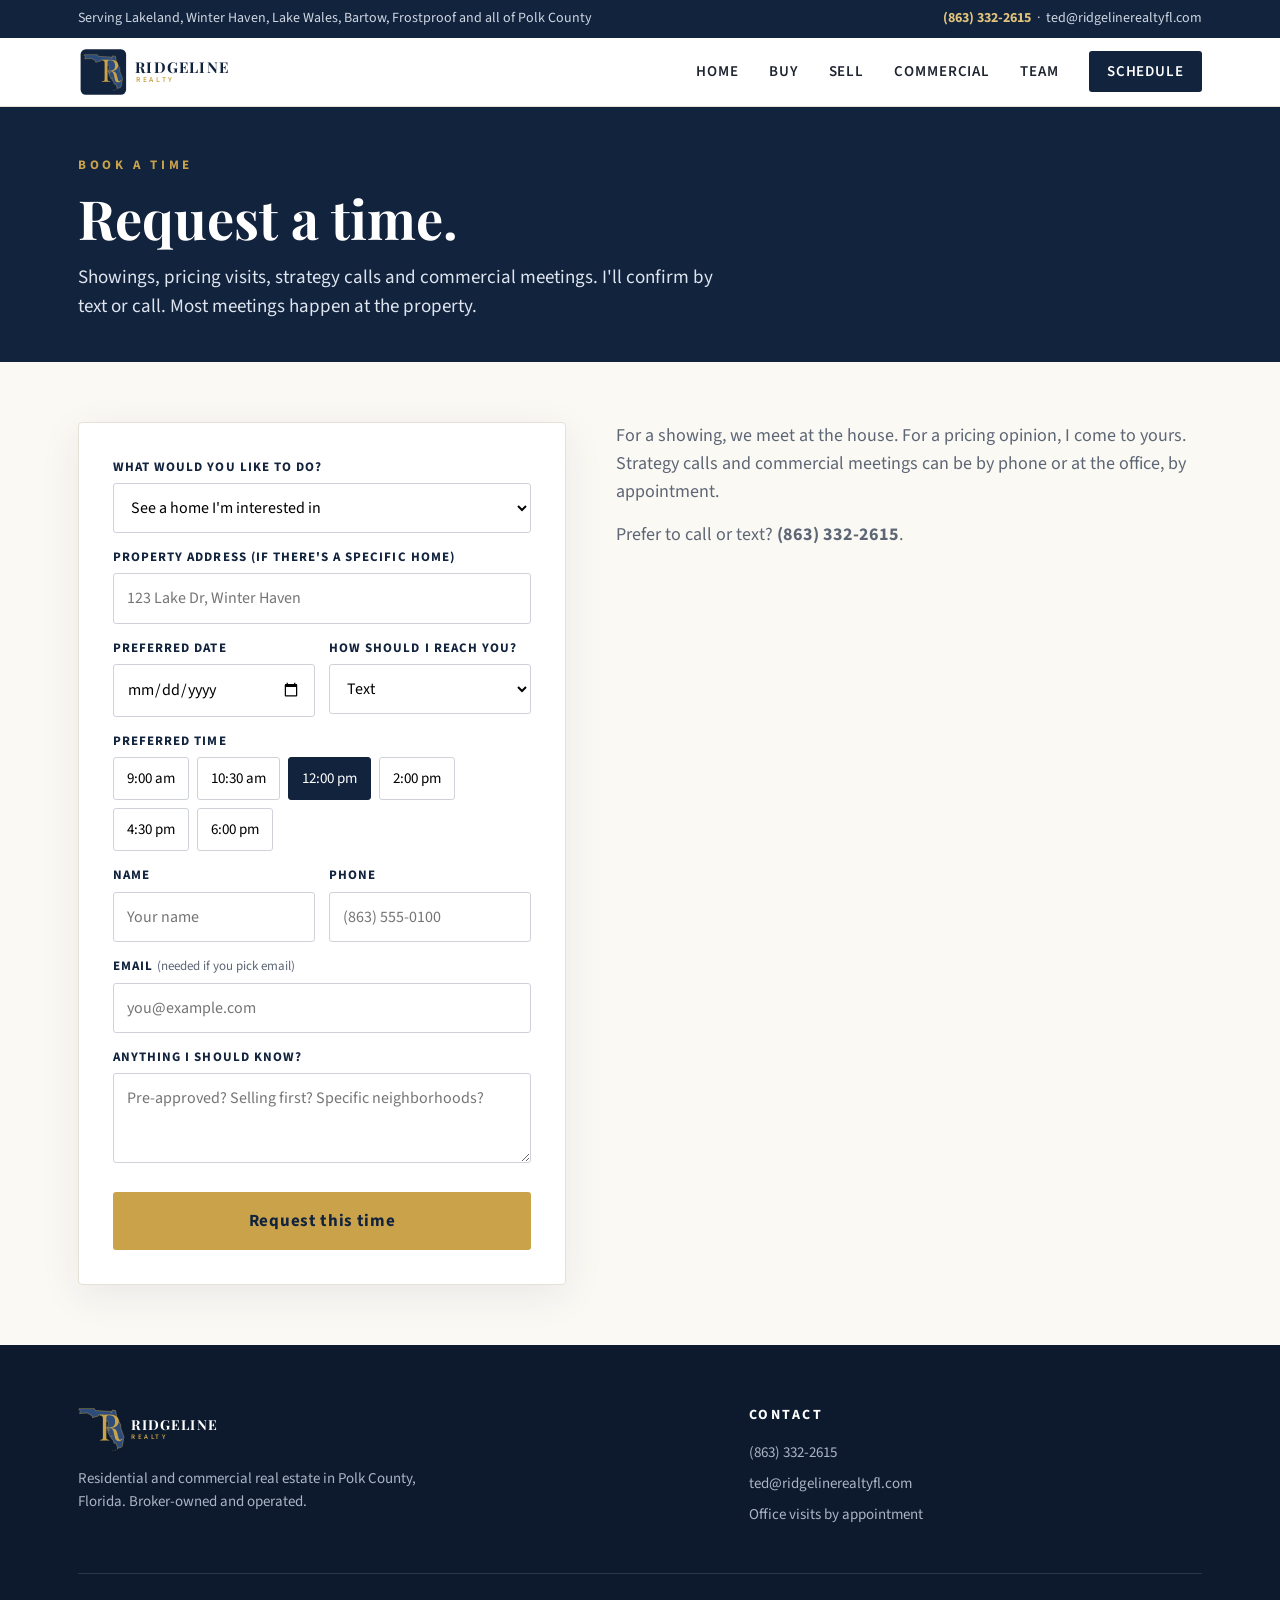
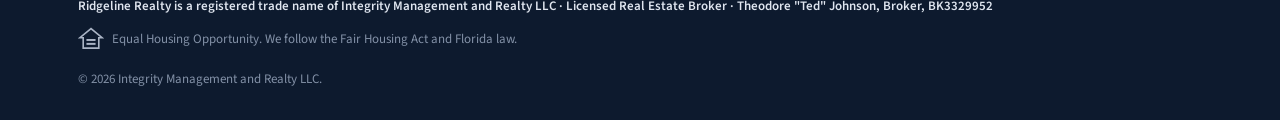
<file: schedule.html>
<!DOCTYPE html>
<html lang="en">
<head>
<meta charset="utf-8">
<meta name="viewport" content="width=device-width, initial-scale=1">
<title>Schedule an appointment | Ridgeline Realty</title>
<meta name="description" content="Book a showing, a pricing consultation, a buyer strategy call or a commercial property conversation with Ridgeline Realty in Polk County, Florida.">
<link rel="preconnect" href="https://fonts.googleapis.com">
<link href="https://fonts.googleapis.com/css2?family=Playfair+Display:wght@600;700&family=Source+Sans+3:wght@400;600;700&display=swap" rel="stylesheet">
<link rel="stylesheet" href="css/site.css">
<link rel="icon" type="image/svg+xml" href="img/favicon.svg">
<link rel="apple-touch-icon" href="img/apple-touch-icon.png">
<meta property="og:title" content="Ridgeline Realty">
<meta property="og:image" content="https://ridgelinerealtyfl.com/img/link-preview.jpg">
<meta property="og:type" content="website">

</head>
<body>
<!-- SCHEDULE PAGE.
     The form emails the request until a form service is wired up (README).
     The dashed box under it is where a Google Calendar or Calendly booking
     embed goes. Paste the embed code in place of the placeholder text. -->

<div class="topbar"><div class="wrap">
  <span>Serving Lakeland, Winter Haven, Lake Wales, Bartow, Frostproof and all of Polk County</span>
  <span><a href="tel:+18633322615"><b>(863) 332-2615</b></a> &nbsp;·&nbsp; <a href="mailto:ted@ridgelinerealtyfl.com">ted@ridgelinerealtyfl.com</a></span>
</div></div>

<header class="nav"><div class="wrap">
  <a class="logo" href="index.html" aria-label="Ridgeline Realty home">
    <svg viewBox="0 0 520 160" role="img" aria-label="Ridgeline Realty"><rect x="8" y="10" width="140" height="140" rx="16" fill="#12233d"/><g transform="translate(6.77 4.99) scale(0.3598)"><g transform="translate(34 60) scale(2.05)"><path d="M137.9 140.2 L132.2 123.4 L125.2 122.8 L121.3 110.2 L116.4 107.6 L117.2 96.5 L113.1 102.1 L102.9 82.7 L110.3 75.4 L103.4 72.6 L106.6 74.9 L103.1 80.7 L100.7 74.8 L105.0 50.3 L101.6 44.2 L96.4 44.6 L84.1 26.6 L71.1 21.4 L69.1 26.3 L48.2 32.1 L46.9 25.3 L29.7 15.7 L2.5 17.2 L5.1 8.6 L0.0 3.2 L0.8 0.1 L55.4 0.0 L58.3 6.9 L114.1 10.3 L115.1 15.3 L118.1 5.2 L130.5 7.1 L134.5 30.1 L148.6 57.6 L148.7 69.2 L160.0 100.2 L154.1 134.1 L150.2 138.3 Z" fill="#2c4c7c" stroke="#c9a24a" stroke-width="1.56" stroke-linejoin="round"/><circle cx="137" cy="143" r="1.80" fill="#c9a24a"/><circle cx="129" cy="147" r="1.53" fill="#c9a24a"/><circle cx="121" cy="150" r="1.26" fill="#c9a24a"/></g><path transform="translate(175.69 293.24) scale(0.2687)" d="M42.0 -708.0Q63.0 -707.0 97.0 -706.0Q131.0 -705.0 164.0 -705.0Q211.0 -705.0 254.0 -706.0Q297.0 -707.0 315.0 -707.0Q396.0 -707.0 449.5 -684.0Q503.0 -661.0 529.5 -621.5Q556.0 -582.0 556.0 -533.0Q556.0 -503.0 544.0 -469.0Q532.0 -435.0 502.5 -405.0Q473.0 -375.0 422.0 -355.5Q371.0 -336.0 293.0 -336.0H197.0V-356.0H283.0Q354.0 -356.0 391.5 -378.5Q429.0 -401.0 442.5 -438.5Q456.0 -476.0 456.0 -522.0Q456.0 -601.0 418.5 -644.5Q381.0 -688.0 290.0 -688.0Q244.0 -688.0 230.0 -671.0Q216.0 -654.0 216.0 -602.0V-106.0Q216.0 -70.0 222.0 -52.0Q228.0 -34.0 245.5 -28.0Q263.0 -22.0 297.0 -20.0V0.0Q274.0 -2.0 239.5 -2.5Q205.0 -3.0 170.0 -3.0Q131.0 -3.0 97.0 -2.5Q63.0 -2.0 42.0 0.0V-20.0Q76.0 -22.0 93.5 -28.0Q111.0 -34.0 117.0 -52.0Q123.0 -70.0 123.0 -106.0V-602.0Q123.0 -639.0 117.0 -656.5Q111.0 -674.0 93.5 -680.5Q76.0 -687.0 42.0 -688.0ZM201.0 -353.0Q255.0 -351.0 286.0 -348.5Q317.0 -346.0 336.5 -344.0Q356.0 -342.0 374.0 -339.0Q441.0 -328.0 470.5 -298.5Q500.0 -269.0 514.0 -207.0L539.0 -105.0Q549.0 -61.0 559.5 -41.5Q570.0 -22.0 592.0 -23.0Q609.0 -24.0 620.5 -34.0Q632.0 -44.0 645.0 -61.0L660.0 -50.0Q639.0 -19.0 616.5 -2.5Q594.0 14.0 553.0 14.0Q516.0 14.0 488.0 -8.0Q460.0 -30.0 446.0 -94.0L424.0 -194.0Q415.0 -237.0 403.5 -268.5Q392.0 -300.0 371.5 -318.0Q351.0 -336.0 311.0 -336.0H203.0Z" fill="#c9a24a"/></g><text x="176" y="82" font-family="'Playfair Display',Georgia,serif" font-weight="700" font-size="46" letter-spacing=".08em" fill="#12233d">RIDGELINE</text><text x="178" y="112" font-family="'Source Sans 3',Arial,sans-serif" font-weight="600" font-size="23" letter-spacing=".36em" fill="#c9a24a">REALTY</text></svg>
  </a>
  <button class="nav-toggle" aria-label="Open menu" aria-expanded="false"><span></span><span></span><span></span></button>
  <nav><ul>
    <li><a href="index.html">Home</a></li>
    <li><a href="buy.html">Buy</a></li>
    <li><a href="sell.html">Sell</a></li>
    <li><a href="commercial.html">Commercial</a></li>
    <li><a href="team.html">Team</a></li>
    <li><a class="cta" href="schedule.html">Schedule</a></li>
  </ul></nav>
</div></header>

<section class="page-hero">
  <div class="wrap">
    <div class="eyebrow">Book a time</div>
    <h1>Request a time.</h1>
    <p>Showings, pricing visits, strategy calls and commercial meetings. I'll confirm by text or call. Most meetings happen at the property.</p>
  </div>
</section>

<section>
  <div class="wrap sched">
    <form class="form" action="https://formspree.io/f/YOUR_FORM_ID" method="POST" data-email="ted@ridgelinerealtyfl.com" data-subject="Appointment request from the website">
      <div class="row one">
        <div><label for="s-type">What would you like to do?</label>
          <select id="s-type" name="appointment_type"><option>See a home I'm interested in</option><option>Talk about selling my home</option><option>Buyer strategy call</option><option>Commercial property</option><option>Something else</option></select></div>
      </div>
      <div class="row one">
        <div><label for="s-addr">Property address (if there's a specific home)</label><input id="s-addr" name="property_address" placeholder="123 Lake Dr, Winter Haven"></div>
      </div>
      <div class="row">
        <div><label for="s-date">Preferred date</label><input id="s-date" name="preferred_date" type="date"></div>
        <div><label for="s-reach">How should I reach you?</label><select id="s-reach" name="contact_preference"><option>Text</option><option>Call</option><option>Email</option></select></div>
      </div>
      <div>
        <label>Preferred time</label>
        <div class="slots">
          <button class="slot" type="button">9:00 am</button><button class="slot" type="button">10:30 am</button><button class="slot on" type="button">12:00 pm</button>
          <button class="slot" type="button">2:00 pm</button><button class="slot" type="button">4:30 pm</button><button class="slot" type="button">6:00 pm</button>
        </div>
        <input type="hidden" name="time" value="12:00 pm">
      </div>
      <div class="row">
        <div><label for="s-name">Name</label><input id="s-name" name="name" placeholder="Your name" required></div>
        <div><label for="s-phone">Phone</label><input id="s-phone" name="phone" placeholder="(863) 555-0100" required></div>
      </div>
      <div class="row one"><div><label for="s-email">Email <span class="opt">(needed if you pick email)</span></label><input id="s-email" name="email" type="email" placeholder="you@example.com"></div></div>
      <div class="row one">
        <div><label for="s-notes">Anything I should know?</label><textarea id="s-notes" name="notes" placeholder="Pre-approved? Selling first? Specific neighborhoods?"></textarea></div>
      </div>
      <button class="btn btn-gold" type="submit">Request this time</button>
      <div class="sent">Your email app should have opened with the request filled in. If it didn't, call or text (863) 332-2615.</div>
    </form>
    <div class="sched-copy">
      <p>For a showing, we meet at the house. For a pricing opinion, I come to yours. Strategy calls and commercial meetings can be by phone or at the office, by appointment.</p>
      <p>Prefer to call or text? <b>(863) 332-2615</b>.</p>
    </div>
  </div>
</section>

<!-- Phone-only bar fixed to the bottom of the screen. -->
<div class="callbar"><a href="tel:+18633322615">Call</a><a href="sms:+18633322615">Text</a><a href="schedule.html">Book</a></div>

<footer>
  <div class="wrap">
    <div class="fgrid">
      <div>
        <a class="logo" href="index.html"><svg viewBox="0 0 520 160" role="img" aria-label="Ridgeline Realty"><g transform="translate(-12.55 -15.35) scale(0.4573)"><g transform="translate(34 60) scale(2.05)"><path d="M137.9 140.2 L132.2 123.4 L125.2 122.8 L121.3 110.2 L116.4 107.6 L117.2 96.5 L113.1 102.1 L102.9 82.7 L110.3 75.4 L103.4 72.6 L106.6 74.9 L103.1 80.7 L100.7 74.8 L105.0 50.3 L101.6 44.2 L96.4 44.6 L84.1 26.6 L71.1 21.4 L69.1 26.3 L48.2 32.1 L46.9 25.3 L29.7 15.7 L2.5 17.2 L5.1 8.6 L0.0 3.2 L0.8 0.1 L55.4 0.0 L58.3 6.9 L114.1 10.3 L115.1 15.3 L118.1 5.2 L130.5 7.1 L134.5 30.1 L148.6 57.6 L148.7 69.2 L160.0 100.2 L154.1 134.1 L150.2 138.3 Z" fill="#2c4c7c" stroke="#c9a24a" stroke-width="1.56" stroke-linejoin="round"/><circle cx="137" cy="143" r="1.80" fill="#c9a24a"/><circle cx="129" cy="147" r="1.53" fill="#c9a24a"/><circle cx="121" cy="150" r="1.26" fill="#c9a24a"/></g><path transform="translate(175.69 293.24) scale(0.2687)" d="M42.0 -708.0Q63.0 -707.0 97.0 -706.0Q131.0 -705.0 164.0 -705.0Q211.0 -705.0 254.0 -706.0Q297.0 -707.0 315.0 -707.0Q396.0 -707.0 449.5 -684.0Q503.0 -661.0 529.5 -621.5Q556.0 -582.0 556.0 -533.0Q556.0 -503.0 544.0 -469.0Q532.0 -435.0 502.5 -405.0Q473.0 -375.0 422.0 -355.5Q371.0 -336.0 293.0 -336.0H197.0V-356.0H283.0Q354.0 -356.0 391.5 -378.5Q429.0 -401.0 442.5 -438.5Q456.0 -476.0 456.0 -522.0Q456.0 -601.0 418.5 -644.5Q381.0 -688.0 290.0 -688.0Q244.0 -688.0 230.0 -671.0Q216.0 -654.0 216.0 -602.0V-106.0Q216.0 -70.0 222.0 -52.0Q228.0 -34.0 245.5 -28.0Q263.0 -22.0 297.0 -20.0V0.0Q274.0 -2.0 239.5 -2.5Q205.0 -3.0 170.0 -3.0Q131.0 -3.0 97.0 -2.5Q63.0 -2.0 42.0 0.0V-20.0Q76.0 -22.0 93.5 -28.0Q111.0 -34.0 117.0 -52.0Q123.0 -70.0 123.0 -106.0V-602.0Q123.0 -639.0 117.0 -656.5Q111.0 -674.0 93.5 -680.5Q76.0 -687.0 42.0 -688.0ZM201.0 -353.0Q255.0 -351.0 286.0 -348.5Q317.0 -346.0 336.5 -344.0Q356.0 -342.0 374.0 -339.0Q441.0 -328.0 470.5 -298.5Q500.0 -269.0 514.0 -207.0L539.0 -105.0Q549.0 -61.0 559.5 -41.5Q570.0 -22.0 592.0 -23.0Q609.0 -24.0 620.5 -34.0Q632.0 -44.0 645.0 -61.0L660.0 -50.0Q639.0 -19.0 616.5 -2.5Q594.0 14.0 553.0 14.0Q516.0 14.0 488.0 -8.0Q460.0 -30.0 446.0 -94.0L424.0 -194.0Q415.0 -237.0 403.5 -268.5Q392.0 -300.0 371.5 -318.0Q351.0 -336.0 311.0 -336.0H203.0Z" fill="#c9a24a"/></g><text x="176" y="82" font-family="'Playfair Display',Georgia,serif" font-weight="700" font-size="46" letter-spacing=".08em" fill="#fff">RIDGELINE</text><text x="178" y="112" font-family="'Source Sans 3',Arial,sans-serif" font-weight="600" font-size="23" letter-spacing=".36em" fill="#c9a24a">REALTY</text></svg></a>
        <p style="margin-top:14px;max-width:340px">Residential and commercial real estate in Polk County, Florida. Broker-owned and operated.</p>
      </div>
      <div><h4>Contact</h4><ul><li><a href="tel:+18633322615">(863) 332-2615</a></li><li><a href="mailto:ted@ridgelinerealtyfl.com">ted@ridgelinerealtyfl.com</a></li><li>Office visits by appointment</li></ul></div>
    </div>
    <div class="legal">
      <div class="brokerage">Ridgeline Realty is a registered trade name of Integrity Management and Realty LLC · Licensed Real Estate Broker · Theodore &quot;Ted&quot; Johnson, Broker, BK3329952</div>
      <div class="eho"><svg viewBox="0 0 40 40" aria-label="Equal Housing Opportunity"><path d="M20 4 L3 18 h5 v16 h24 v-16 h5 z" fill="none" stroke="#aab4c5" stroke-width="2.5"/><rect x="13" y="20" width="14" height="3" fill="#aab4c5"/><rect x="13" y="26" width="14" height="3" fill="#aab4c5"/></svg><span>Equal Housing Opportunity. We follow the Fair Housing Act and Florida law.</span></div>
      <div style="margin-top:10px">© 2026 Integrity Management and Realty LLC.</div>
    </div>
  </div>
</footer>
<script src="js/site.js"></script>
</body>
</html>
</file>
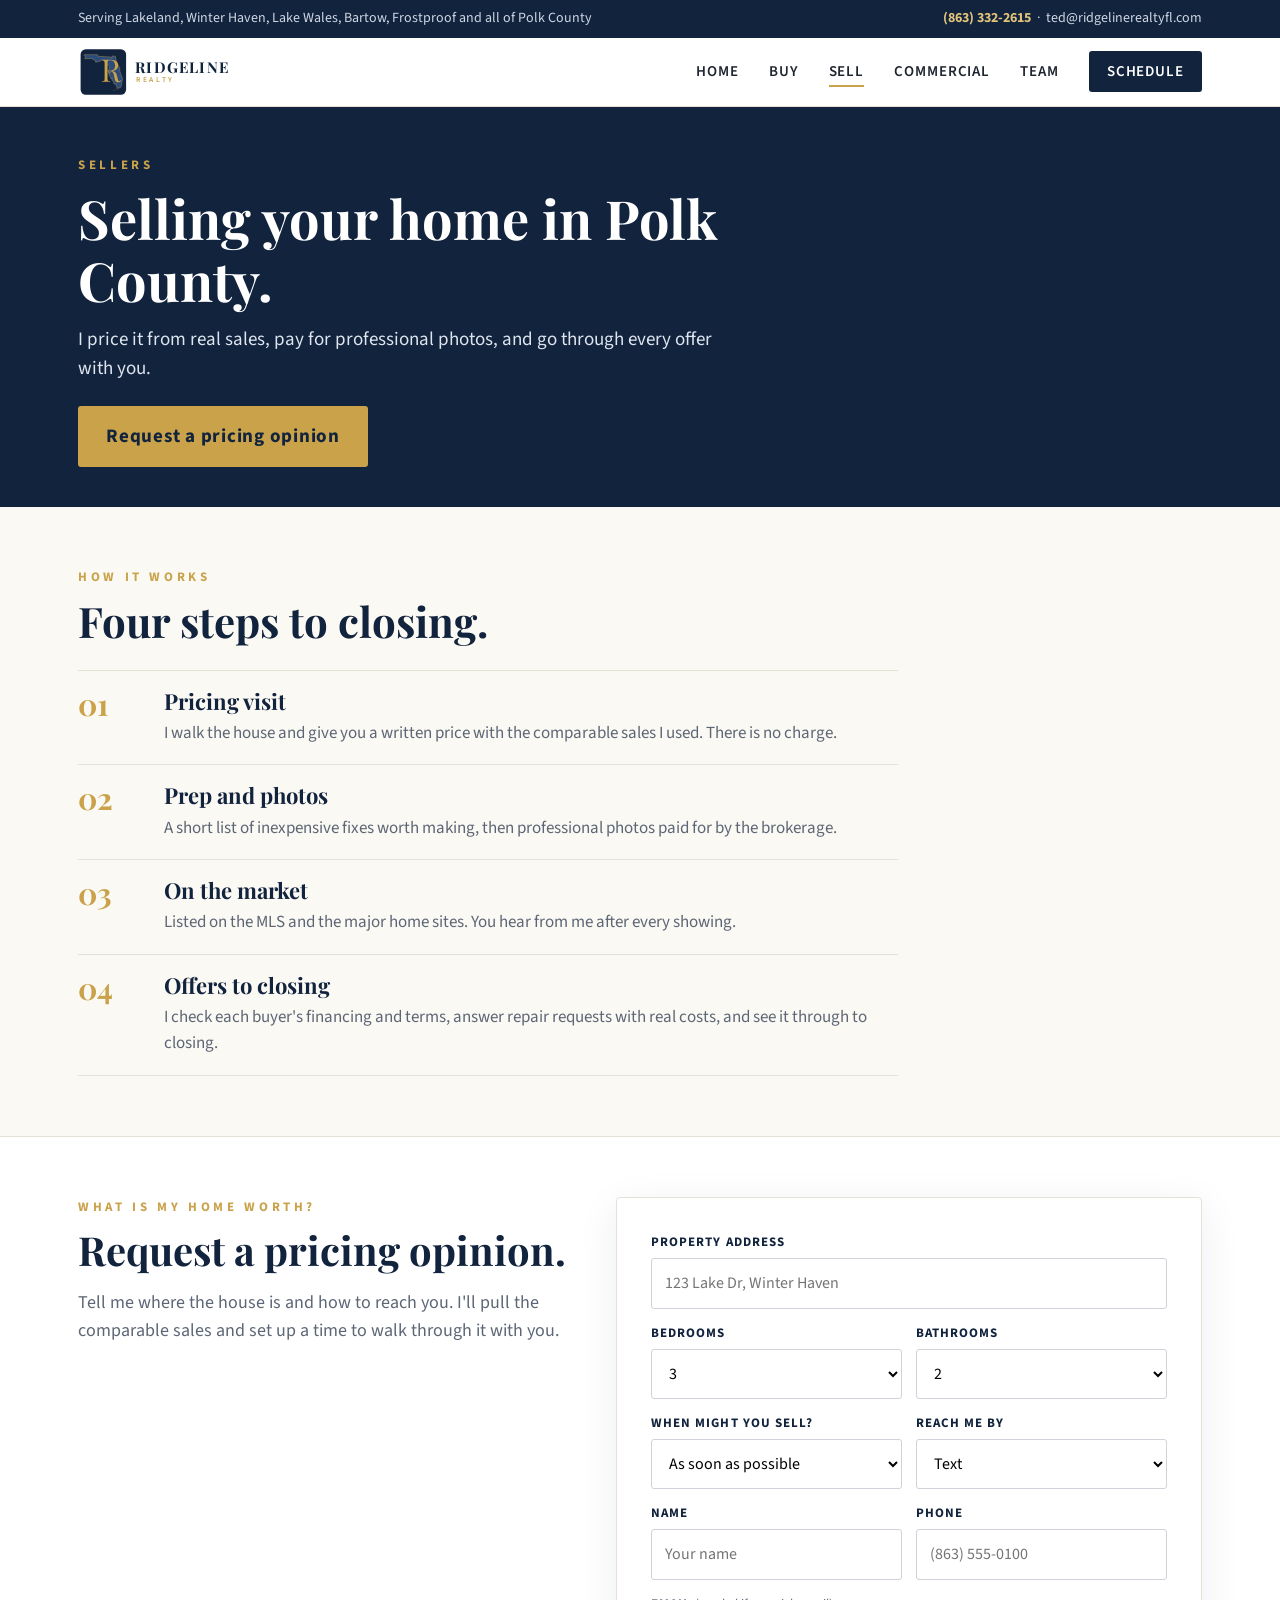
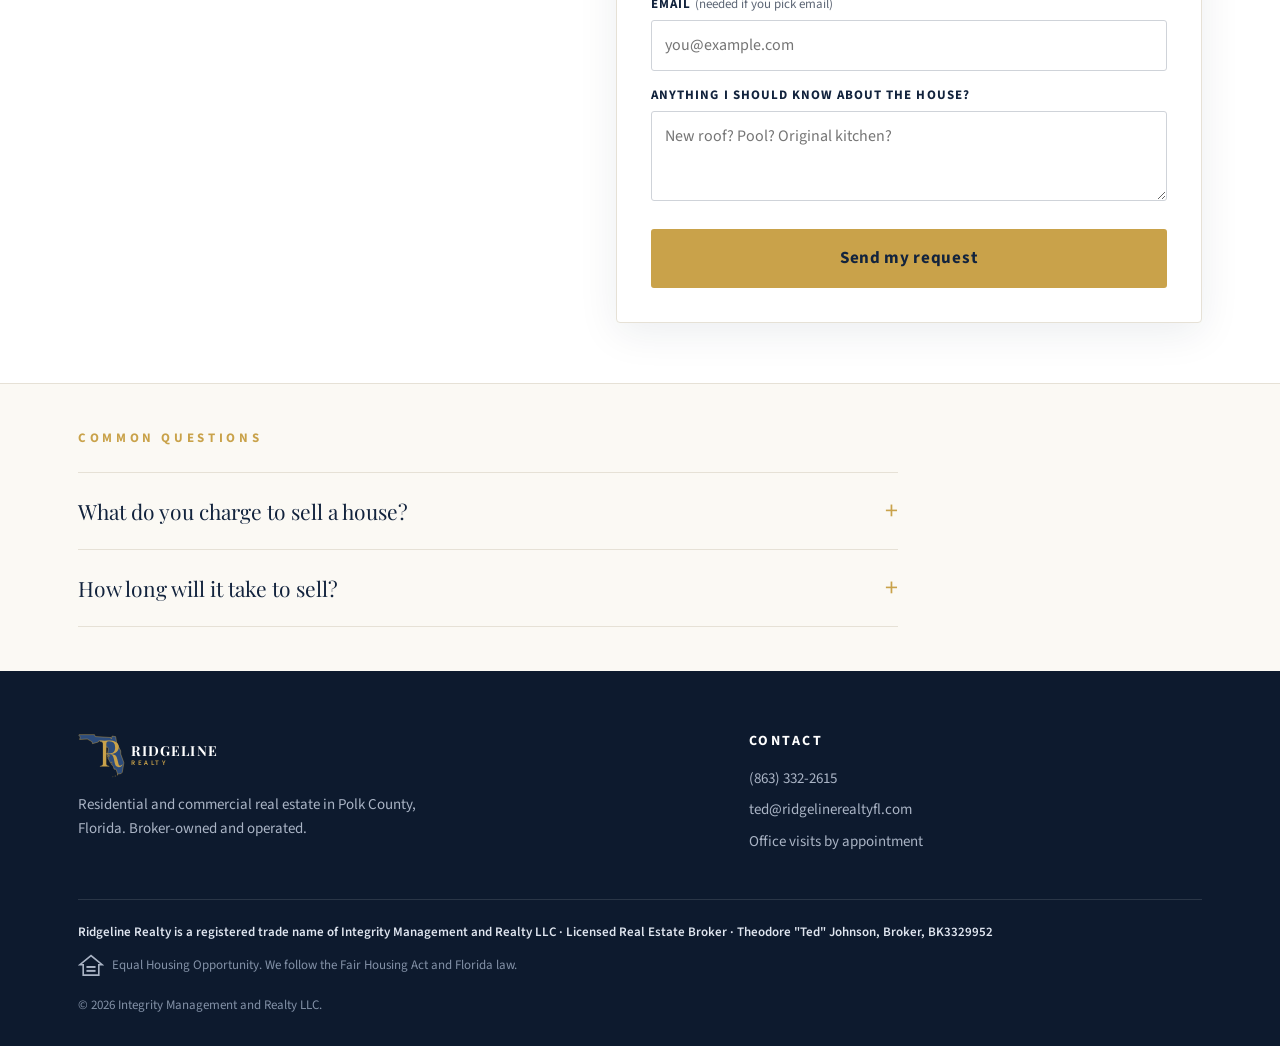
<file: sell.html>
<!DOCTYPE html>
<html lang="en">
<head>
<meta charset="utf-8">
<meta name="viewport" content="width=device-width, initial-scale=1">
<title>Selling your home in Polk County | Ridgeline Realty</title>
<meta name="description" content="How Ridgeline Realty prices, prepares, photographs and sells homes in Polk County, Florida. Request a free pricing opinion.">
<link rel="preconnect" href="https://fonts.googleapis.com">
<link href="https://fonts.googleapis.com/css2?family=Playfair+Display:wght@600;700&family=Source+Sans+3:wght@400;600;700&display=swap" rel="stylesheet">
<link rel="stylesheet" href="css/site.css">
<link rel="icon" type="image/svg+xml" href="img/favicon.svg">
<link rel="apple-touch-icon" href="img/apple-touch-icon.png">
<meta property="og:title" content="Ridgeline Realty">
<meta property="og:image" content="https://ridgelinerealtyfl.com/img/link-preview.jpg">
<meta property="og:type" content="website">

</head>
<body>
<!-- SELL PAGE. The "What is my home worth" form is at the bottom (id="value"). -->

<div class="topbar"><div class="wrap">
  <span>Serving Lakeland, Winter Haven, Lake Wales, Bartow, Frostproof and all of Polk County</span>
  <span><a href="tel:+18633322615"><b>(863) 332-2615</b></a> &nbsp;·&nbsp; <a href="mailto:ted@ridgelinerealtyfl.com">ted@ridgelinerealtyfl.com</a></span>
</div></div>

<header class="nav"><div class="wrap">
  <a class="logo" href="index.html" aria-label="Ridgeline Realty home">
    <svg viewBox="0 0 520 160" role="img" aria-label="Ridgeline Realty"><rect x="8" y="10" width="140" height="140" rx="16" fill="#12233d"/><g transform="translate(6.77 4.99) scale(0.3598)"><g transform="translate(34 60) scale(2.05)"><path d="M137.9 140.2 L132.2 123.4 L125.2 122.8 L121.3 110.2 L116.4 107.6 L117.2 96.5 L113.1 102.1 L102.9 82.7 L110.3 75.4 L103.4 72.6 L106.6 74.9 L103.1 80.7 L100.7 74.8 L105.0 50.3 L101.6 44.2 L96.4 44.6 L84.1 26.6 L71.1 21.4 L69.1 26.3 L48.2 32.1 L46.9 25.3 L29.7 15.7 L2.5 17.2 L5.1 8.6 L0.0 3.2 L0.8 0.1 L55.4 0.0 L58.3 6.9 L114.1 10.3 L115.1 15.3 L118.1 5.2 L130.5 7.1 L134.5 30.1 L148.6 57.6 L148.7 69.2 L160.0 100.2 L154.1 134.1 L150.2 138.3 Z" fill="#2c4c7c" stroke="#c9a24a" stroke-width="1.56" stroke-linejoin="round"/><circle cx="137" cy="143" r="1.80" fill="#c9a24a"/><circle cx="129" cy="147" r="1.53" fill="#c9a24a"/><circle cx="121" cy="150" r="1.26" fill="#c9a24a"/></g><path transform="translate(175.69 293.24) scale(0.2687)" d="M42.0 -708.0Q63.0 -707.0 97.0 -706.0Q131.0 -705.0 164.0 -705.0Q211.0 -705.0 254.0 -706.0Q297.0 -707.0 315.0 -707.0Q396.0 -707.0 449.5 -684.0Q503.0 -661.0 529.5 -621.5Q556.0 -582.0 556.0 -533.0Q556.0 -503.0 544.0 -469.0Q532.0 -435.0 502.5 -405.0Q473.0 -375.0 422.0 -355.5Q371.0 -336.0 293.0 -336.0H197.0V-356.0H283.0Q354.0 -356.0 391.5 -378.5Q429.0 -401.0 442.5 -438.5Q456.0 -476.0 456.0 -522.0Q456.0 -601.0 418.5 -644.5Q381.0 -688.0 290.0 -688.0Q244.0 -688.0 230.0 -671.0Q216.0 -654.0 216.0 -602.0V-106.0Q216.0 -70.0 222.0 -52.0Q228.0 -34.0 245.5 -28.0Q263.0 -22.0 297.0 -20.0V0.0Q274.0 -2.0 239.5 -2.5Q205.0 -3.0 170.0 -3.0Q131.0 -3.0 97.0 -2.5Q63.0 -2.0 42.0 0.0V-20.0Q76.0 -22.0 93.5 -28.0Q111.0 -34.0 117.0 -52.0Q123.0 -70.0 123.0 -106.0V-602.0Q123.0 -639.0 117.0 -656.5Q111.0 -674.0 93.5 -680.5Q76.0 -687.0 42.0 -688.0ZM201.0 -353.0Q255.0 -351.0 286.0 -348.5Q317.0 -346.0 336.5 -344.0Q356.0 -342.0 374.0 -339.0Q441.0 -328.0 470.5 -298.5Q500.0 -269.0 514.0 -207.0L539.0 -105.0Q549.0 -61.0 559.5 -41.5Q570.0 -22.0 592.0 -23.0Q609.0 -24.0 620.5 -34.0Q632.0 -44.0 645.0 -61.0L660.0 -50.0Q639.0 -19.0 616.5 -2.5Q594.0 14.0 553.0 14.0Q516.0 14.0 488.0 -8.0Q460.0 -30.0 446.0 -94.0L424.0 -194.0Q415.0 -237.0 403.5 -268.5Q392.0 -300.0 371.5 -318.0Q351.0 -336.0 311.0 -336.0H203.0Z" fill="#c9a24a"/></g><text x="176" y="82" font-family="'Playfair Display',Georgia,serif" font-weight="700" font-size="46" letter-spacing=".08em" fill="#12233d">RIDGELINE</text><text x="178" y="112" font-family="'Source Sans 3',Arial,sans-serif" font-weight="600" font-size="23" letter-spacing=".36em" fill="#c9a24a">REALTY</text></svg>
  </a>
  <button class="nav-toggle" aria-label="Open menu" aria-expanded="false"><span></span><span></span><span></span></button>
  <nav><ul>
    <li><a href="index.html">Home</a></li>
    <li><a href="buy.html">Buy</a></li>
    <li><a href="sell.html">Sell</a></li>
    <li><a href="commercial.html">Commercial</a></li>
    <li><a href="team.html">Team</a></li>
    <li><a class="cta" href="schedule.html">Schedule</a></li>
  </ul></nav>
</div></header>

<section class="page-hero">
  <div class="wrap">
    <div class="eyebrow">Sellers</div>
    <h1>Selling your home in Polk County.</h1>
    <p>I price it from real sales, pay for professional photos, and go through every offer with you.</p>
    <p style="margin-top:22px"><a class="btn btn-gold" href="#value">Request a pricing opinion</a></p>
  </div>
</section>

<section>
  <div class="wrap">
    <div class="section-head"><div class="eyebrow">How it works</div><h2>Four steps to closing.</h2></div>
    <ol class="steps">
      <li><div><h3>Pricing visit</h3><p>I walk the house and give you a written price with the comparable sales I used. There is no charge.</p></div></li>
      <li><div><h3>Prep and photos</h3><p>A short list of inexpensive fixes worth making, then professional photos paid for by the brokerage.</p></div></li>
      <li><div><h3>On the market</h3><p>Listed on the MLS and the major home sites. You hear from me after every showing.</p></div></li>
      <li><div><h3>Offers to closing</h3><p>I check each buyer's financing and terms, answer repair requests with real costs, and see it through to closing.</p></div></li>
    </ol>
  </div>
</section>

<section class="alt" id="value">
  <div class="wrap sched">
    <div class="sched-copy">
      <div class="eyebrow">What is my home worth?</div>
      <h2>Request a pricing opinion.</h2>
      <p>Tell me where the house is and how to reach you. I'll pull the comparable sales and set up a time to walk through it with you.</p>
    </div>
    <form class="form" action="https://formspree.io/f/YOUR_FORM_ID" method="POST" data-email="ted@ridgelinerealtyfl.com" data-subject="Pricing opinion request from the website">
      <div class="row one"><div><label for="v-addr">Property address</label><input id="v-addr" name="property_address" placeholder="123 Lake Dr, Winter Haven" required></div></div>
      <div class="row">
        <div><label for="v-beds">Bedrooms</label><select id="v-beds" name="bedrooms"><option>Studio</option><option>1</option><option>2</option><option selected>3</option><option>4</option><option>5+</option></select></div>
        <div><label for="v-baths">Bathrooms</label><select id="v-baths" name="bathrooms"><option>1</option><option selected>2</option><option>3+</option></select></div>
      </div>
      <div class="row">
        <div><label for="v-when">When might you sell?</label><select id="v-when" name="timeline"><option>As soon as possible</option><option>In the next 3 months</option><option>In 3 to 12 months</option><option>Just curious about the number</option></select></div>
        <div><label for="v-reach">Reach me by</label><select id="v-reach" name="contact_preference"><option>Text</option><option>Call</option><option>Email</option></select></div>
      </div>
      <div class="row">
        <div><label for="v-name">Name</label><input id="v-name" name="name" placeholder="Your name" required></div>
        <div><label for="v-phone">Phone</label><input id="v-phone" name="phone" placeholder="(863) 555-0100" required></div>
      </div>
      <div class="row one"><div><label for="v-email">Email <span class="opt">(needed if you pick email)</span></label><input id="v-email" name="email" type="email" placeholder="you@example.com"></div></div>
      <div class="row one"><div><label for="v-notes">Anything I should know about the house?</label><textarea id="v-notes" name="notes" placeholder="New roof? Pool? Original kitchen?"></textarea></div></div>
      <button class="btn btn-gold" type="submit">Send my request</button>
      <div class="sent">Your email app should have opened with the request filled in. If it didn't, call or text (863) 332-2615.</div>
    </form>
  </div>
</section>

<section class="tight">
  <div class="wrap">
    <div class="section-head"><div class="eyebrow">Common questions</div></div>
    <div class="faq">
      <details><summary>What do you charge to sell a house?</summary><p>Commission is negotiable, and we agree on it in writing before the house goes on the market.</p></details>
      <details><summary>How long will it take to sell?</summary><p>Priced right, most homes in this range get offers within a few weeks. If a house sits, it is almost always the price, and I'll tell you so.</p></details>
    </div>
  </div>
</section>

<!-- Phone-only bar fixed to the bottom of the screen. -->
<div class="callbar"><a href="tel:+18633322615">Call</a><a href="sms:+18633322615">Text</a><a href="schedule.html">Book</a></div>

<footer>
  <div class="wrap">
    <div class="fgrid">
      <div>
        <a class="logo" href="index.html"><svg viewBox="0 0 520 160" role="img" aria-label="Ridgeline Realty"><g transform="translate(-12.55 -15.35) scale(0.4573)"><g transform="translate(34 60) scale(2.05)"><path d="M137.9 140.2 L132.2 123.4 L125.2 122.8 L121.3 110.2 L116.4 107.6 L117.2 96.5 L113.1 102.1 L102.9 82.7 L110.3 75.4 L103.4 72.6 L106.6 74.9 L103.1 80.7 L100.7 74.8 L105.0 50.3 L101.6 44.2 L96.4 44.6 L84.1 26.6 L71.1 21.4 L69.1 26.3 L48.2 32.1 L46.9 25.3 L29.7 15.7 L2.5 17.2 L5.1 8.6 L0.0 3.2 L0.8 0.1 L55.4 0.0 L58.3 6.9 L114.1 10.3 L115.1 15.3 L118.1 5.2 L130.5 7.1 L134.5 30.1 L148.6 57.6 L148.7 69.2 L160.0 100.2 L154.1 134.1 L150.2 138.3 Z" fill="#2c4c7c" stroke="#c9a24a" stroke-width="1.56" stroke-linejoin="round"/><circle cx="137" cy="143" r="1.80" fill="#c9a24a"/><circle cx="129" cy="147" r="1.53" fill="#c9a24a"/><circle cx="121" cy="150" r="1.26" fill="#c9a24a"/></g><path transform="translate(175.69 293.24) scale(0.2687)" d="M42.0 -708.0Q63.0 -707.0 97.0 -706.0Q131.0 -705.0 164.0 -705.0Q211.0 -705.0 254.0 -706.0Q297.0 -707.0 315.0 -707.0Q396.0 -707.0 449.5 -684.0Q503.0 -661.0 529.5 -621.5Q556.0 -582.0 556.0 -533.0Q556.0 -503.0 544.0 -469.0Q532.0 -435.0 502.5 -405.0Q473.0 -375.0 422.0 -355.5Q371.0 -336.0 293.0 -336.0H197.0V-356.0H283.0Q354.0 -356.0 391.5 -378.5Q429.0 -401.0 442.5 -438.5Q456.0 -476.0 456.0 -522.0Q456.0 -601.0 418.5 -644.5Q381.0 -688.0 290.0 -688.0Q244.0 -688.0 230.0 -671.0Q216.0 -654.0 216.0 -602.0V-106.0Q216.0 -70.0 222.0 -52.0Q228.0 -34.0 245.5 -28.0Q263.0 -22.0 297.0 -20.0V0.0Q274.0 -2.0 239.5 -2.5Q205.0 -3.0 170.0 -3.0Q131.0 -3.0 97.0 -2.5Q63.0 -2.0 42.0 0.0V-20.0Q76.0 -22.0 93.5 -28.0Q111.0 -34.0 117.0 -52.0Q123.0 -70.0 123.0 -106.0V-602.0Q123.0 -639.0 117.0 -656.5Q111.0 -674.0 93.5 -680.5Q76.0 -687.0 42.0 -688.0ZM201.0 -353.0Q255.0 -351.0 286.0 -348.5Q317.0 -346.0 336.5 -344.0Q356.0 -342.0 374.0 -339.0Q441.0 -328.0 470.5 -298.5Q500.0 -269.0 514.0 -207.0L539.0 -105.0Q549.0 -61.0 559.5 -41.5Q570.0 -22.0 592.0 -23.0Q609.0 -24.0 620.5 -34.0Q632.0 -44.0 645.0 -61.0L660.0 -50.0Q639.0 -19.0 616.5 -2.5Q594.0 14.0 553.0 14.0Q516.0 14.0 488.0 -8.0Q460.0 -30.0 446.0 -94.0L424.0 -194.0Q415.0 -237.0 403.5 -268.5Q392.0 -300.0 371.5 -318.0Q351.0 -336.0 311.0 -336.0H203.0Z" fill="#c9a24a"/></g><text x="176" y="82" font-family="'Playfair Display',Georgia,serif" font-weight="700" font-size="46" letter-spacing=".08em" fill="#fff">RIDGELINE</text><text x="178" y="112" font-family="'Source Sans 3',Arial,sans-serif" font-weight="600" font-size="23" letter-spacing=".36em" fill="#c9a24a">REALTY</text></svg></a>
        <p style="margin-top:14px;max-width:340px">Residential and commercial real estate in Polk County, Florida. Broker-owned and operated.</p>
      </div>
      <div><h4>Contact</h4><ul><li><a href="tel:+18633322615">(863) 332-2615</a></li><li><a href="mailto:ted@ridgelinerealtyfl.com">ted@ridgelinerealtyfl.com</a></li><li>Office visits by appointment</li></ul></div>
    </div>
    <div class="legal">
      <div class="brokerage">Ridgeline Realty is a registered trade name of Integrity Management and Realty LLC · Licensed Real Estate Broker · Theodore &quot;Ted&quot; Johnson, Broker, BK3329952</div>
      <div class="eho"><svg viewBox="0 0 40 40" aria-label="Equal Housing Opportunity"><path d="M20 4 L3 18 h5 v16 h24 v-16 h5 z" fill="none" stroke="#aab4c5" stroke-width="2.5"/><rect x="13" y="20" width="14" height="3" fill="#aab4c5"/><rect x="13" y="26" width="14" height="3" fill="#aab4c5"/></svg><span>Equal Housing Opportunity. We follow the Fair Housing Act and Florida law.</span></div>
      <div style="margin-top:10px">© 2026 Integrity Management and Realty LLC.</div>
    </div>
  </div>
</footer>
<script src="js/site.js"></script>
</body>
</html>
</file>
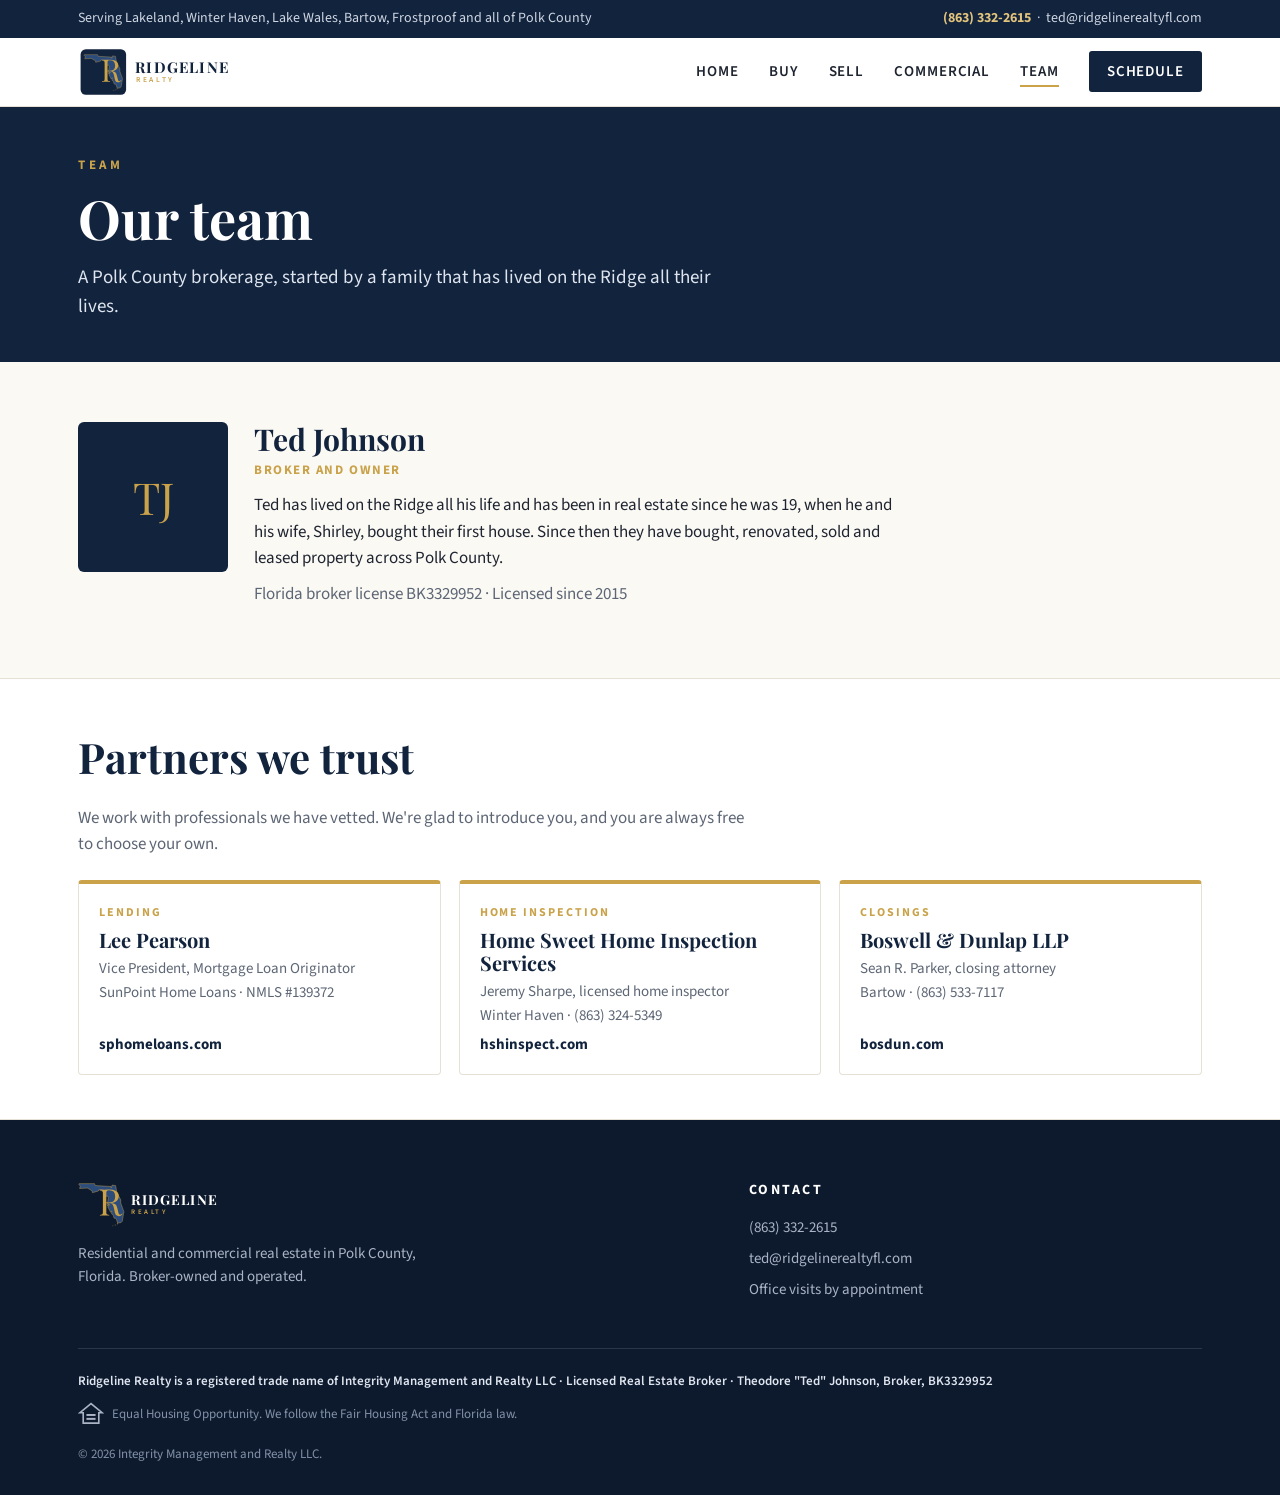
<file: team.html>
<!DOCTYPE html>
<html lang="en">
<head>
<meta charset="utf-8">
<meta name="viewport" content="width=device-width, initial-scale=1">
<title>Our Team | Ridgeline Realty</title>
<meta name="description" content="The Ridgeline Realty team: broker Ted Johnson and the partners we trust in Polk County, Florida.">
<link rel="preconnect" href="https://fonts.googleapis.com">
<link href="https://fonts.googleapis.com/css2?family=Playfair+Display:wght@600;700&family=Source+Sans+3:wght@400;600;700&display=swap" rel="stylesheet">
<link rel="stylesheet" href="css/site.css">
<link rel="icon" type="image/svg+xml" href="img/favicon.svg">
<link rel="apple-touch-icon" href="img/apple-touch-icon.png">
<meta property="og:title" content="Ridgeline Realty">
<meta property="og:image" content="https://ridgelinerealtyfl.com/img/link-preview.jpg">
<meta property="og:type" content="website">

</head>
<body>
<!-- ABOUT PAGE. EDIT the bio freely. The credentials block should match the
     DBPR record exactly. Confirm the 2015 license year before publishing. -->

<div class="topbar"><div class="wrap">
  <span>Serving Lakeland, Winter Haven, Lake Wales, Bartow, Frostproof and all of Polk County</span>
  <span><a href="tel:+18633322615"><b>(863) 332-2615</b></a> &nbsp;·&nbsp; <a href="mailto:ted@ridgelinerealtyfl.com">ted@ridgelinerealtyfl.com</a></span>
</div></div>

<header class="nav"><div class="wrap">
  <a class="logo" href="index.html" aria-label="Ridgeline Realty home">
    <svg viewBox="0 0 520 160" role="img" aria-label="Ridgeline Realty"><rect x="8" y="10" width="140" height="140" rx="16" fill="#12233d"/><g transform="translate(6.77 4.99) scale(0.3598)"><g transform="translate(34 60) scale(2.05)"><path d="M137.9 140.2 L132.2 123.4 L125.2 122.8 L121.3 110.2 L116.4 107.6 L117.2 96.5 L113.1 102.1 L102.9 82.7 L110.3 75.4 L103.4 72.6 L106.6 74.9 L103.1 80.7 L100.7 74.8 L105.0 50.3 L101.6 44.2 L96.4 44.6 L84.1 26.6 L71.1 21.4 L69.1 26.3 L48.2 32.1 L46.9 25.3 L29.7 15.7 L2.5 17.2 L5.1 8.6 L0.0 3.2 L0.8 0.1 L55.4 0.0 L58.3 6.9 L114.1 10.3 L115.1 15.3 L118.1 5.2 L130.5 7.1 L134.5 30.1 L148.6 57.6 L148.7 69.2 L160.0 100.2 L154.1 134.1 L150.2 138.3 Z" fill="#2c4c7c" stroke="#c9a24a" stroke-width="1.56" stroke-linejoin="round"/><circle cx="137" cy="143" r="1.80" fill="#c9a24a"/><circle cx="129" cy="147" r="1.53" fill="#c9a24a"/><circle cx="121" cy="150" r="1.26" fill="#c9a24a"/></g><path transform="translate(175.69 293.24) scale(0.2687)" d="M42.0 -708.0Q63.0 -707.0 97.0 -706.0Q131.0 -705.0 164.0 -705.0Q211.0 -705.0 254.0 -706.0Q297.0 -707.0 315.0 -707.0Q396.0 -707.0 449.5 -684.0Q503.0 -661.0 529.5 -621.5Q556.0 -582.0 556.0 -533.0Q556.0 -503.0 544.0 -469.0Q532.0 -435.0 502.5 -405.0Q473.0 -375.0 422.0 -355.5Q371.0 -336.0 293.0 -336.0H197.0V-356.0H283.0Q354.0 -356.0 391.5 -378.5Q429.0 -401.0 442.5 -438.5Q456.0 -476.0 456.0 -522.0Q456.0 -601.0 418.5 -644.5Q381.0 -688.0 290.0 -688.0Q244.0 -688.0 230.0 -671.0Q216.0 -654.0 216.0 -602.0V-106.0Q216.0 -70.0 222.0 -52.0Q228.0 -34.0 245.5 -28.0Q263.0 -22.0 297.0 -20.0V0.0Q274.0 -2.0 239.5 -2.5Q205.0 -3.0 170.0 -3.0Q131.0 -3.0 97.0 -2.5Q63.0 -2.0 42.0 0.0V-20.0Q76.0 -22.0 93.5 -28.0Q111.0 -34.0 117.0 -52.0Q123.0 -70.0 123.0 -106.0V-602.0Q123.0 -639.0 117.0 -656.5Q111.0 -674.0 93.5 -680.5Q76.0 -687.0 42.0 -688.0ZM201.0 -353.0Q255.0 -351.0 286.0 -348.5Q317.0 -346.0 336.5 -344.0Q356.0 -342.0 374.0 -339.0Q441.0 -328.0 470.5 -298.5Q500.0 -269.0 514.0 -207.0L539.0 -105.0Q549.0 -61.0 559.5 -41.5Q570.0 -22.0 592.0 -23.0Q609.0 -24.0 620.5 -34.0Q632.0 -44.0 645.0 -61.0L660.0 -50.0Q639.0 -19.0 616.5 -2.5Q594.0 14.0 553.0 14.0Q516.0 14.0 488.0 -8.0Q460.0 -30.0 446.0 -94.0L424.0 -194.0Q415.0 -237.0 403.5 -268.5Q392.0 -300.0 371.5 -318.0Q351.0 -336.0 311.0 -336.0H203.0Z" fill="#c9a24a"/></g><text x="176" y="82" font-family="'Playfair Display',Georgia,serif" font-weight="700" font-size="46" letter-spacing=".08em" fill="#12233d">RIDGELINE</text><text x="178" y="112" font-family="'Source Sans 3',Arial,sans-serif" font-weight="600" font-size="23" letter-spacing=".36em" fill="#c9a24a">REALTY</text></svg>
  </a>
  <button class="nav-toggle" aria-label="Open menu" aria-expanded="false"><span></span><span></span><span></span></button>
  <nav><ul>
    <li><a href="index.html">Home</a></li>
    <li><a href="buy.html">Buy</a></li>
    <li><a href="sell.html">Sell</a></li>
    <li><a href="commercial.html">Commercial</a></li>
    <li><a href="team.html">Team</a></li>
    <li><a class="cta" href="schedule.html">Schedule</a></li>
  </ul></nav>
</div></header>

<section class="page-hero">
  <div class="wrap">
    <div class="eyebrow">Team</div>
    <h1>Our team</h1>
    <p>A Polk County brokerage, started by a family that has lived on the Ridge all their lives.</p>
  </div>
</section>

<!-- EDIT: one <div class="member"> per person. To add a photo, put the file in img/
     and add  style="background-image:url('img/name.jpg')"  to that member's
     <div class="member-photo">. A member without a photo shows initials. -->
<section>
  <div class="wrap">
    <div class="members">
      <div class="member">
        <div class="member-photo"><span>TJ</span></div>
        <div>
          <h2>Ted Johnson</h2>
          <div class="role">Broker and Owner</div>
          <p>Ted has lived on the Ridge all his life and has been in real estate since he was 19, when he and his wife, Shirley, bought their first house. Since then they have bought, renovated, sold and leased property across Polk County.</p>
          <p class="muted">Florida broker license BK3329952 · Licensed since 2015</p>
        </div>
      </div>
    </div>
  </div>
</section>

<!-- EDIT: partner cards go here once you have names, for example
     <div class="partner"><h3>Company name</h3><p>Title and closing</p></div>
     Keep the "free to choose your own" sentence. -->
<section class="alt tight">
  <div class="wrap">
    <div class="section-head"><h2>Partners we trust</h2></div>
    <p class="muted" style="max-width:680px">We work with professionals we have vetted. We're glad to introduce you, and you are always free to choose your own.</p>
    <div class="partners">
      <div class="partner"><div class="kind">Lending</div><h3>Lee Pearson</h3><p>Vice President, Mortgage Loan Originator<br>SunPoint Home Loans · NMLS #139372</p><a href="https://www.sphomeloans.com/staff-member/lee-pearson/" target="_blank" rel="noopener">sphomeloans.com</a></div>
      <div class="partner"><div class="kind">Home inspection</div><h3>Home Sweet Home Inspection Services</h3><p>Jeremy Sharpe, licensed home inspector<br>Winter Haven · (863) 324-5349</p><a href="https://www.hshinspect.com/" target="_blank" rel="noopener">hshinspect.com</a></div>
      <div class="partner"><div class="kind">Closings</div><h3>Boswell &amp; Dunlap LLP</h3><p>Sean R. Parker, closing attorney<br>Bartow · (863) 533-7117</p><a href="https://bosdun.com/practice/real-estate-closings/" target="_blank" rel="noopener">bosdun.com</a></div>
    </div>
  </div>
</section>

<!-- Phone-only bar fixed to the bottom of the screen. -->
<div class="callbar"><a href="tel:+18633322615">Call</a><a href="sms:+18633322615">Text</a><a href="schedule.html">Book</a></div>

<footer>
  <div class="wrap">
    <div class="fgrid">
      <div>
        <a class="logo" href="index.html"><svg viewBox="0 0 520 160" role="img" aria-label="Ridgeline Realty"><g transform="translate(-12.55 -15.35) scale(0.4573)"><g transform="translate(34 60) scale(2.05)"><path d="M137.9 140.2 L132.2 123.4 L125.2 122.8 L121.3 110.2 L116.4 107.6 L117.2 96.5 L113.1 102.1 L102.9 82.7 L110.3 75.4 L103.4 72.6 L106.6 74.9 L103.1 80.7 L100.7 74.8 L105.0 50.3 L101.6 44.2 L96.4 44.6 L84.1 26.6 L71.1 21.4 L69.1 26.3 L48.2 32.1 L46.9 25.3 L29.7 15.7 L2.5 17.2 L5.1 8.6 L0.0 3.2 L0.8 0.1 L55.4 0.0 L58.3 6.9 L114.1 10.3 L115.1 15.3 L118.1 5.2 L130.5 7.1 L134.5 30.1 L148.6 57.6 L148.7 69.2 L160.0 100.2 L154.1 134.1 L150.2 138.3 Z" fill="#2c4c7c" stroke="#c9a24a" stroke-width="1.56" stroke-linejoin="round"/><circle cx="137" cy="143" r="1.80" fill="#c9a24a"/><circle cx="129" cy="147" r="1.53" fill="#c9a24a"/><circle cx="121" cy="150" r="1.26" fill="#c9a24a"/></g><path transform="translate(175.69 293.24) scale(0.2687)" d="M42.0 -708.0Q63.0 -707.0 97.0 -706.0Q131.0 -705.0 164.0 -705.0Q211.0 -705.0 254.0 -706.0Q297.0 -707.0 315.0 -707.0Q396.0 -707.0 449.5 -684.0Q503.0 -661.0 529.5 -621.5Q556.0 -582.0 556.0 -533.0Q556.0 -503.0 544.0 -469.0Q532.0 -435.0 502.5 -405.0Q473.0 -375.0 422.0 -355.5Q371.0 -336.0 293.0 -336.0H197.0V-356.0H283.0Q354.0 -356.0 391.5 -378.5Q429.0 -401.0 442.5 -438.5Q456.0 -476.0 456.0 -522.0Q456.0 -601.0 418.5 -644.5Q381.0 -688.0 290.0 -688.0Q244.0 -688.0 230.0 -671.0Q216.0 -654.0 216.0 -602.0V-106.0Q216.0 -70.0 222.0 -52.0Q228.0 -34.0 245.5 -28.0Q263.0 -22.0 297.0 -20.0V0.0Q274.0 -2.0 239.5 -2.5Q205.0 -3.0 170.0 -3.0Q131.0 -3.0 97.0 -2.5Q63.0 -2.0 42.0 0.0V-20.0Q76.0 -22.0 93.5 -28.0Q111.0 -34.0 117.0 -52.0Q123.0 -70.0 123.0 -106.0V-602.0Q123.0 -639.0 117.0 -656.5Q111.0 -674.0 93.5 -680.5Q76.0 -687.0 42.0 -688.0ZM201.0 -353.0Q255.0 -351.0 286.0 -348.5Q317.0 -346.0 336.5 -344.0Q356.0 -342.0 374.0 -339.0Q441.0 -328.0 470.5 -298.5Q500.0 -269.0 514.0 -207.0L539.0 -105.0Q549.0 -61.0 559.5 -41.5Q570.0 -22.0 592.0 -23.0Q609.0 -24.0 620.5 -34.0Q632.0 -44.0 645.0 -61.0L660.0 -50.0Q639.0 -19.0 616.5 -2.5Q594.0 14.0 553.0 14.0Q516.0 14.0 488.0 -8.0Q460.0 -30.0 446.0 -94.0L424.0 -194.0Q415.0 -237.0 403.5 -268.5Q392.0 -300.0 371.5 -318.0Q351.0 -336.0 311.0 -336.0H203.0Z" fill="#c9a24a"/></g><text x="176" y="82" font-family="'Playfair Display',Georgia,serif" font-weight="700" font-size="46" letter-spacing=".08em" fill="#fff">RIDGELINE</text><text x="178" y="112" font-family="'Source Sans 3',Arial,sans-serif" font-weight="600" font-size="23" letter-spacing=".36em" fill="#c9a24a">REALTY</text></svg></a>
        <p style="margin-top:14px;max-width:340px">Residential and commercial real estate in Polk County, Florida. Broker-owned and operated.</p>
      </div>
      <div><h4>Contact</h4><ul><li><a href="tel:+18633322615">(863) 332-2615</a></li><li><a href="mailto:ted@ridgelinerealtyfl.com">ted@ridgelinerealtyfl.com</a></li><li>Office visits by appointment</li></ul></div>
    </div>
    <div class="legal">
      <div class="brokerage">Ridgeline Realty is a registered trade name of Integrity Management and Realty LLC · Licensed Real Estate Broker · Theodore &quot;Ted&quot; Johnson, Broker, BK3329952</div>
      <div class="eho"><svg viewBox="0 0 40 40" aria-label="Equal Housing Opportunity"><path d="M20 4 L3 18 h5 v16 h24 v-16 h5 z" fill="none" stroke="#aab4c5" stroke-width="2.5"/><rect x="13" y="20" width="14" height="3" fill="#aab4c5"/><rect x="13" y="26" width="14" height="3" fill="#aab4c5"/></svg><span>Equal Housing Opportunity. We follow the Fair Housing Act and Florida law.</span></div>
      <div style="margin-top:10px">© 2026 Integrity Management and Realty LLC.</div>
    </div>
  </div>
</footer>
<script src="js/site.js"></script>
</body>
</html>
</file>
<file: css/site.css>
/* Ridgeline Realty site styles. Shared by every page.
   Colors live in the :root block. Change them there and every page follows. */

:root{
  --navy:#12233d; --navy-2:#1b3357; --navy-3:#0d1a2e;
  --gold:#c9a24a; --gold-2:#e2c47c;
  --ink:#1e2430; --muted:#5d6675; --paper:#fbf9f4; --line:#e6e1d6; --white:#fff;
}
*{box-sizing:border-box;margin:0;padding:0}
html{scroll-behavior:smooth}
body{font-family:'Source Sans 3','Segoe UI',Arial,sans-serif;color:var(--ink);background:var(--paper);line-height:1.55;font-size:17px}
h1,h2,h3{font-family:'Playfair Display',Georgia,serif;line-height:1.15;color:var(--navy)}
a{color:inherit;text-decoration:none}
img{max-width:100%;display:block}
.wrap{max-width:1180px;margin:0 auto;padding:0 28px}
.eyebrow{font-size:13px;letter-spacing:.28em;text-transform:uppercase;color:var(--gold);font-weight:700}
.muted{color:var(--muted)}
.lead{font-size:19px;color:var(--muted)}

/* buttons */
.btn{display:inline-block;padding:14px 26px;border-radius:3px;font-weight:700;letter-spacing:.04em;border:2px solid transparent;transition:.2s;cursor:pointer;font:inherit;font-weight:700}
.btn-gold{background:var(--gold);color:var(--navy);border-color:var(--gold)}
.btn-gold:hover{background:var(--gold-2);border-color:var(--gold-2)}
.btn-outline{border-color:var(--white);color:var(--white)}
.btn-outline:hover{background:rgba(255,255,255,.12)}
.btn-navy{background:var(--navy);color:#fff;border-color:var(--navy)}
.btn-navy:hover{background:var(--navy-2)}
.btn-navy-outline{border-color:var(--navy);color:var(--navy)}
.btn-navy-outline:hover{background:var(--navy);color:#fff}

/* top bar and header */
.topbar{background:var(--navy);color:#cfd6e2;font-size:14px;padding:8px 0}
.topbar .wrap{display:flex;justify-content:space-between;gap:16px;flex-wrap:wrap}
.topbar b{color:var(--gold-2)}
header.nav{background:#fff;border-bottom:1px solid var(--line);position:sticky;top:0;z-index:20}
header.nav .wrap{display:flex;align-items:center;justify-content:space-between;height:84px;position:relative}
.logo svg{height:64px;width:auto;display:block}
nav ul{display:flex;gap:30px;list-style:none;font-weight:600;font-size:15px;letter-spacing:.06em;text-transform:uppercase;align-items:center}
nav a{padding-bottom:3px;border-bottom:2px solid transparent}
nav a:hover{color:var(--gold)}
nav a.current{border-color:var(--gold)}
nav .cta{background:var(--navy);color:#fff;padding:10px 18px;border-radius:3px;border:0}
nav .cta:hover{background:var(--navy-2);color:#fff}
.nav-toggle{display:none;background:none;border:0;width:44px;height:44px;cursor:pointer;flex-direction:column;justify-content:center;gap:5px;align-items:center}
.nav-toggle span{display:block;width:24px;height:2px;background:var(--navy)}

/* home hero */
.hero{position:relative;color:#fff;min-height:620px;display:flex;align-items:center;
      background:linear-gradient(115deg,rgba(18,35,61,.97) 0%,rgba(18,35,61,.82) 45%,rgba(18,35,61,.45) 100%),
                 repeating-linear-gradient(135deg,#2a4670 0 18px,#22395e 18px 36px);
      background-size:cover;background-position:center}
.hero .photo-note{position:absolute;right:24px;bottom:20px;font-size:12px;letter-spacing:.14em;text-transform:uppercase;color:rgba(255,255,255,.6);border:1px dashed rgba(255,255,255,.35);padding:6px 10px}
.hero .wrap{padding-top:70px;padding-bottom:70px}
.hero h1{font-size:clamp(38px,5vw,62px);max-width:720px;margin:14px 0 20px;color:#fff}
.hero p.lead{font-size:20px;max-width:600px;color:#dfe5ef;margin-bottom:34px}
.hero .actions{display:flex;gap:14px;flex-wrap:wrap}

/* inner page hero */
.page-hero{background:var(--navy);color:#fff;padding:64px 0 56px}
.page-hero h1{color:#fff;font-size:clamp(34px,4.4vw,54px);margin:12px 0 14px;max-width:760px}
.page-hero p{color:#dfe5ef;font-size:19px;max-width:640px}

/* trust strip */
.trust{background:#fff;border-bottom:1px solid var(--line)}
.trust .wrap{display:grid;grid-template-columns:repeat(4,1fr)}
.trust div{padding:26px 22px;border-left:1px solid var(--line)}
.trust div:first-child{border-left:0}
.trust .num{font-family:'Playfair Display',serif;font-size:32px;color:var(--navy);font-weight:700}
.trust .num.range{font-size:25px;padding-top:6px}
.trust .lbl{color:var(--muted);font-size:15px}

section{padding:88px 0}
section.tight{padding:64px 0}
.section-head{max-width:640px;margin-bottom:44px}
.section-head h2{font-size:clamp(30px,3.4vw,42px);margin:10px 0 14px}
.section-head p{color:var(--muted);font-size:18px}
.alt{background:#fff;border-top:1px solid var(--line);border-bottom:1px solid var(--line)}

/* listing cards */
.cards{display:grid;grid-template-columns:repeat(3,1fr);gap:28px}
.card{background:#fff;border:1px solid var(--line);border-radius:4px;overflow:hidden;box-shadow:0 8px 30px rgba(18,35,61,.06)}
.ph{height:230px;display:flex;align-items:flex-end;padding:14px;color:#fff;font-size:12px;letter-spacing:.14em;text-transform:uppercase;
    background:linear-gradient(180deg,rgba(0,0,0,0) 40%,rgba(0,0,0,.55)),linear-gradient(160deg,#6d7f9a,#3f5273);background-size:cover;background-position:center}
.ph.alt{background:linear-gradient(180deg,rgba(0,0,0,0) 40%,rgba(0,0,0,.55)),linear-gradient(160deg,#8c9a7e,#4f6146)}
.ph.alt2{background:linear-gradient(180deg,rgba(0,0,0,0) 40%,rgba(0,0,0,.55)),linear-gradient(160deg,#b39a7a,#7a6448)}
.card .body{padding:20px 22px 24px}
.price{font-family:'Playfair Display',serif;font-size:28px;color:var(--navy);font-weight:700}
.addr{font-weight:600;margin:4px 0 8px}
.facts{color:var(--muted);font-size:15px;display:flex;gap:14px;flex-wrap:wrap}
.tag{display:inline-block;background:var(--gold);color:var(--navy);font-size:12px;font-weight:700;letter-spacing:.12em;text-transform:uppercase;padding:4px 9px;border-radius:2px;margin-bottom:10px}

/* navy pillars block */
.why{background:var(--navy);color:#fff}
.why h2,.why h3{color:#fff}
.why .section-head p{color:#c7d0de}
.pillars{display:grid;grid-template-columns:repeat(2,1fr);gap:30px}
.pillar{border:1px solid rgba(201,162,74,.35);padding:30px 30px 28px;border-radius:4px;background:rgba(255,255,255,.03)}
.pillar h3{font-size:24px;margin:10px 0 12px;color:var(--gold-2)}
.pillar p{color:#d5dce7}
.pillar .n{font-family:'Playfair Display',serif;color:var(--gold);font-size:14px;letter-spacing:.2em}
.fine{font-size:14px;color:#a9b4c6;margin-top:12px;border-left:2px solid var(--gold);padding-left:12px}
.fine.light{color:var(--muted);border-color:var(--gold)}

/* two-column split */
.split{display:grid;grid-template-columns:1.05fr 1fr;gap:60px;align-items:center}
.split.rev>.photo{order:2}
.photo{min-height:420px;border-radius:4px;position:relative;background:linear-gradient(160deg,#c9b89a,#8a7657);background-size:cover;background-position:center}
.photo.tall{min-height:520px}
.photo.grey{background:linear-gradient(160deg,#7c8794,#3b4553)}
.photo.blue{background:linear-gradient(160deg,#8f9bb0,#4b5b78)}
.photo.green{background:linear-gradient(160deg,#8c9a7e,#4f6146)}
.photo span{position:absolute;left:14px;bottom:14px;font-size:12px;letter-spacing:.14em;text-transform:uppercase;color:#fff;background:rgba(0,0,0,.45);padding:6px 10px}
.split h2{font-size:clamp(30px,3.4vw,40px);margin:10px 0 16px}
.split p{color:var(--muted);font-size:18px;margin-bottom:16px}
ul.checks{list-style:none;margin:18px 0 26px}
ul.checks li{padding:8px 0 8px 32px;position:relative;font-size:17px}
ul.checks li::before{content:"";position:absolute;left:0;top:14px;width:16px;height:9px;border-left:3px solid var(--gold);border-bottom:3px solid var(--gold);transform:rotate(-45deg)}

/* numbered steps */
ol.steps{list-style:none;counter-reset:s;max-width:820px}
ol.steps li{counter-increment:s;display:grid;grid-template-columns:64px 1fr;gap:22px;padding:26px 0;border-top:1px solid var(--line)}
ol.steps li:last-child{border-bottom:1px solid var(--line)}
ol.steps li::before{content:counter(s,decimal-leading-zero);font-family:'Playfair Display',serif;font-size:30px;color:var(--gold);font-weight:700;line-height:1}
ol.steps h3{font-size:22px;margin-bottom:6px}
ol.steps p{color:var(--muted)}

/* simple three-up feature grid */
.features{display:grid;grid-template-columns:repeat(3,1fr);gap:28px}
.feature{background:#fff;border:1px solid var(--line);border-radius:4px;padding:28px 26px}
.feature h3{font-size:22px;margin:8px 0 10px}
.feature p{color:var(--muted)}

/* faq */
.faq{max-width:820px}
.faq details{border-top:1px solid var(--line);padding:18px 0}
.faq details:last-child{border-bottom:1px solid var(--line)}
.faq summary{font-family:'Playfair Display',serif;font-size:21px;color:var(--navy);cursor:pointer;list-style:none;display:flex;justify-content:space-between;align-items:center}
.faq summary::after{content:"+";color:var(--gold);font-size:26px;font-family:'Source Sans 3',sans-serif}
.faq details[open] summary::after{content:"\2013"}
.faq details p{color:var(--muted);margin-top:10px;max-width:700px}

/* forms */
.form{background:#fff;border:1px solid var(--line);padding:34px;border-radius:4px;box-shadow:0 10px 40px rgba(18,35,61,.08)}
.form h3{font-size:24px;margin-bottom:6px}
.form .hint{color:var(--muted);font-size:15px;margin-bottom:22px}
.row{display:grid;grid-template-columns:1fr 1fr;gap:14px;margin-bottom:14px}
.row.one{grid-template-columns:1fr}
label{display:block;font-size:13px;font-weight:700;letter-spacing:.08em;text-transform:uppercase;color:var(--navy);margin-bottom:6px}
input,select,textarea{width:100%;padding:12px 13px;border:1px solid #cfd3d9;border-radius:3px;font:inherit;font-size:16px;background:#fff}
textarea{min-height:90px}
.slots{display:flex;flex-wrap:wrap;gap:8px;margin-bottom:14px}
.slot{padding:9px 13px;border:1px solid #cfd3d9;border-radius:3px;font-size:15px;cursor:pointer;background:#fff;font:inherit;font-size:15px}
.slot.on{background:var(--navy);color:#fff;border-color:var(--navy)}
.form .btn{width:100%;text-align:center;margin-top:6px}
.form .sent{display:none;background:#eef6ee;border-left:4px solid #3f7a4a;padding:14px 16px;margin-top:14px;font-size:15px}
.note{background:#fff;border-left:4px solid var(--gold);padding:16px 18px;font-size:15px;margin-top:10px}
.embed{border:2px dashed #cfd3d9;border-radius:4px;padding:34px;text-align:center;color:var(--muted);margin-top:24px;background:#fff}

/* schedule layout */
.sched{display:grid;grid-template-columns:1fr 1.2fr;gap:50px;align-items:start}
.sched-copy h2{font-size:clamp(30px,3.4vw,40px);margin:10px 0 16px}
.sched-copy p{color:var(--muted);font-size:18px;margin-bottom:16px}

/* credentials */
.creds{display:grid;grid-template-columns:1fr 1fr;gap:12px 26px;margin-top:18px;font-size:15px}
.creds b{display:block;color:var(--navy);font-size:13px;letter-spacing:.1em;text-transform:uppercase}

/* call to action band */
.band{background:var(--navy);color:#fff;padding:64px 0}
.band .wrap{display:flex;justify-content:space-between;align-items:center;gap:30px;flex-wrap:wrap}
.band h2{color:#fff;font-size:clamp(26px,3vw,36px);margin-bottom:6px}
.band p{color:#c7d0de}

/* footer */
footer{background:var(--navy-3);color:#aab4c5;padding:60px 0 30px;font-size:15px}
.fgrid{display:grid;grid-template-columns:1.4fr 1fr 1fr 1fr;gap:36px;margin-bottom:38px}
footer h4{color:#fff;font-size:14px;letter-spacing:.18em;text-transform:uppercase;margin-bottom:14px}
footer li{list-style:none;margin-bottom:8px}
footer a:hover{color:#fff}
footer .logo svg{height:48px}
.legal{border-top:1px solid rgba(255,255,255,.12);padding-top:22px;font-size:13px;line-height:1.6;color:#8391a7}
.legal .brokerage{color:#dfe5ef;font-weight:600}
.eho{display:inline-flex;align-items:center;gap:8px;margin-top:10px}
.eho svg{width:26px;height:26px}

@media (max-width:900px){
  .trust .wrap{grid-template-columns:1fr 1fr}
  .trust .num.range{font-size:20px}
  .cards,.pillars,.split,.sched,.fgrid,.row,.features,.creds{grid-template-columns:1fr}
  .split.rev>.photo{order:0}
  .photo,.photo.tall{min-height:340px}
  .nav-toggle{display:flex}
  nav{display:none;position:absolute;left:0;right:0;top:84px;background:#fff;border-bottom:1px solid var(--line);padding:10px 28px 18px}
  nav.open{display:block}
  nav ul{flex-direction:column;align-items:flex-start;gap:6px}
  nav li{width:100%}
  nav a{display:block;padding:10px 0;border-bottom:1px solid var(--line)}
  nav a.current{border-color:var(--gold)}
  nav .cta{margin-top:10px;text-align:center}
}

/* ===== Phone-first changes, 2026-10-20 (from Ted's picks) ===== */

/* the four numbers: only the direct children are boxes (the bug that broke it on phones) */
.trust div{padding:0;border:0}
.trust .wrap>div{padding:26px 22px;border-left:1px solid var(--line)}
.trust .wrap>div:first-child{border-left:0}

/* photos show only once a real picture is set with style="background-image:..." */
.photo:not([style*="background-image"]){display:none}
.photo span,.hero .photo-note{display:none}
.split:has(>.photo:not([style*="background-image"])),.split.solo{grid-template-columns:1fr;max-width:820px}

/* home hero, photo first: img/hero.jpg shows behind the headline when it exists */
.hero2{background:var(--navy);color:#fff;padding:0}
.hero2 .shot{min-height:480px;display:flex;align-items:flex-end;
  background:linear-gradient(180deg,rgba(13,26,46,0) 25%,rgba(13,26,46,.88) 100%),url('../img/hero.jpg'),
             repeating-linear-gradient(135deg,#2a4670 0 18px,#22395e 18px 36px);
  background-size:cover;background-position:center}
.hero2 .shot .wrap{width:100%;padding-top:60px;padding-bottom:34px}
.hero2 h1{color:#fff;font-size:clamp(34px,5vw,58px);max-width:760px;margin:10px 0 12px;text-wrap:balance}
.hero2 .lead{color:#dfe5ef;max-width:600px}
.hero2 .actions{padding:22px 0 30px}
.hero2 .actions .wrap{display:flex;gap:14px;flex-wrap:wrap}

/* three doors */
.doors{display:grid;grid-template-columns:repeat(3,1fr);gap:18px}
.door{display:flex;flex-direction:column;gap:8px;background:#fff;border:1px solid var(--line);border-top:4px solid var(--gold);
  border-radius:4px;padding:24px 22px}
.door h3{font-size:24px}
.door p{color:var(--muted);flex:1}
.door span{font-weight:700;color:var(--navy)}
.door:hover{box-shadow:0 8px 30px rgba(18,35,61,.10)}
.band-actions{display:flex;gap:12px;flex-wrap:wrap}

/* phone header: Call button, bigger logo, no town strip */
.nav-call{display:none}
.callbar{display:none}
@media (max-width:900px){
  .nav-call{display:inline-block;margin-left:auto;margin-right:6px;background:var(--gold);color:var(--navy);
    font-weight:700;padding:9px 12px;border-radius:3px;letter-spacing:.04em}
  .callbar{display:grid;grid-template-columns:1fr 1fr 1fr;position:fixed;left:0;right:0;bottom:0;z-index:30;
    background:var(--navy);padding-bottom:env(safe-area-inset-bottom,0px);box-shadow:0 -4px 18px rgba(0,0,0,.2)}
  .callbar a{padding:15px 0;text-align:center;color:#fff;font-weight:700;letter-spacing:.08em;text-transform:uppercase;
    font-size:15px;border-left:1px solid rgba(255,255,255,.15)}
  .callbar a:first-child{background:var(--gold);color:var(--navy);border-left:0}
  body{padding-bottom:calc(52px + env(safe-area-inset-bottom,0px))}
  .doors{grid-template-columns:1fr}
}
@media (max-width:760px){
  .topbar{display:none}
}
@media (max-width:600px){
  header.nav .wrap{height:92px;padding:0 14px}
  .logo svg{height:74px}
  nav{top:92px}
  section{padding:56px 0}
  section.tight{padding:44px 0}
  .wrap{padding:0 20px}
  .hero2 .shot{min-height:400px}
  .hero2 .shot .wrap{padding-bottom:24px}
  .hero2 .lead{font-size:18px}
  .hero2 .actions{padding:18px 0 24px}
  .hero2 .actions .btn,.band-actions .btn{width:100%;text-align:center}
  .band{padding:44px 0}
  footer{padding:40px 0 24px}
  .fgrid{gap:24px;margin-bottom:24px}
  .fgrid>div:nth-child(3),.fgrid>div:nth-child(4){display:none}
  .trust .wrap>div{padding:18px 14px}
  .trust .wrap>div:nth-child(odd){border-left:0}
}

/* ===== Tightening, 2026-10-21 (Fable 5.1 and Astra reviews) ===== */
section{padding:60px 0}
section.tight{padding:44px 0}
.section-head{margin-bottom:24px}
.page-hero{padding:48px 0 40px}
header.nav .wrap{height:68px}
.logo svg{height:52px}
nav{top:68px}
section[id]{scroll-margin-top:84px}
.hero2 .shot{min-height:360px}
.band{padding:40px 0}
.fgrid{grid-template-columns:1.4fr 1fr}
.form .opt{text-transform:none;letter-spacing:0;font-weight:400;color:var(--muted)}
ol.steps li{padding:18px 0}
.services{display:grid;grid-template-columns:repeat(2,1fr);gap:20px 36px}
.services h3{font-size:21px;margin-bottom:4px}
.services p{color:var(--muted)}
@media (max-width:900px){
  .services{grid-template-columns:1fr}
}
@media (max-width:600px){
  section{padding:40px 0}
  section.tight{padding:32px 0}
  .page-hero{padding:36px 0 30px}
  header.nav .wrap{height:92px}
  nav{top:92px}
  .hero2 .shot{min-height:300px}
  ol.steps li{grid-template-columns:44px 1fr;gap:14px;padding:16px 0}
  ol.steps li::before{font-size:24px}
}

/* ===== Team page, 2026-10-21 ===== */
.members{display:grid;gap:28px;max-width:820px}
.member{display:grid;grid-template-columns:150px 1fr;gap:26px;align-items:start}
.member-photo{width:150px;height:150px;border-radius:6px;background:var(--navy);background-size:cover;background-position:center;
  display:flex;align-items:center;justify-content:center}
.member-photo[style*="background-image"] span{display:none}
.member-photo span{font-family:'Playfair Display',Georgia,serif;font-size:44px;color:var(--gold)}
.member h2{font-size:30px}
.member .role{color:var(--gold);font-weight:700;letter-spacing:.12em;text-transform:uppercase;font-size:13px;margin:4px 0 12px}
.member p{margin-bottom:10px}
@media (max-width:600px){
  .member{grid-template-columns:96px 1fr;gap:16px}
  .member-photo{width:96px;height:96px}
  .member-photo span{font-size:30px}
  .member h2{font-size:24px}
}
.partners{display:grid;grid-template-columns:repeat(3,1fr);gap:18px;margin-top:22px}
.partner{background:#fff;border:1px solid var(--line);border-top:4px solid var(--gold);border-radius:4px;padding:20px 20px 18px;display:flex;flex-direction:column;gap:6px}
.partner .kind{font-size:12px;font-weight:700;letter-spacing:.16em;text-transform:uppercase;color:var(--gold)}
.partner h3{font-size:20px}
.partner p{color:var(--muted);font-size:15px;flex:1}
.partner a{font-weight:700;color:var(--navy);font-size:15px}
@media (max-width:900px){.partners{grid-template-columns:1fr}}

/* ===== Listing pages and the big home logo, 2026-10-23 ===== */
.hero-mark{display:block;width:150px;height:auto}
.listing-card{display:grid;grid-template-columns:320px 1fr;background:#fff;border:1px solid var(--line);border-radius:4px;
  overflow:hidden;max-width:820px;box-shadow:0 8px 30px rgba(18,35,61,.06)}
.listing-card img{width:100%;height:100%;object-fit:cover;min-height:220px}
.listing-card .body{padding:22px 24px;display:flex;flex-direction:column;gap:6px;justify-content:center}
.listing-card .more{font-weight:700;color:var(--navy);margin-top:8px}
.listing-card:hover{box-shadow:0 10px 34px rgba(18,35,61,.14)}
.listing{display:grid;grid-template-columns:1.4fr 1fr;gap:36px;align-items:start}
.listing-lead{width:100%;border-radius:4px}
.listing-facts{display:flex;flex-direction:column;gap:12px}
.listing-facts p{color:var(--muted)}
.gallery{display:grid;grid-template-columns:repeat(auto-fill,minmax(220px,1fr));gap:12px}
.gallery img{width:100%;aspect-ratio:4/3;object-fit:cover;border-radius:3px;display:block}
@media (max-width:900px){
  .listing,.listing-card{grid-template-columns:1fr}
  .listing-card img{min-height:0;aspect-ratio:4/3}
}
@media (max-width:600px){
  .hero-mark{width:110px}
  .gallery{grid-template-columns:1fr 1fr;gap:8px}
}
/* big mark sits beside the headline, not above it (2026-10-23) */
.hero2 .hero-row{display:flex;align-items:center;gap:44px}
.hero2 .hero-row .hero-mark{width:220px;flex:none}
.hero2 .hero-text{min-width:0}
@media (max-width:900px){.hero2 .hero-row .hero-mark{width:150px}.hero2 .hero-row{gap:28px}}
@media (max-width:600px){.hero2 .hero-row .hero-mark{display:none}}

/* ===== Listing details and map, built by build_listings.py (2026-10-23) ===== */
.listing-cards{display:grid;gap:18px}
.listing-card .tag{align-self:flex-start}
.listing-more{display:grid;grid-template-columns:1fr 1.2fr;gap:36px;align-items:start}
.details{display:grid;grid-template-columns:1fr 1fr;gap:0 24px;margin:0}
.details div{padding:10px 0;border-bottom:1px solid var(--line)}
.details dt{font-size:12px;font-weight:700;letter-spacing:.12em;text-transform:uppercase;color:var(--muted)}
.details dd{margin:2px 0 0;color:var(--ink);font-weight:600}
.map{width:100%;height:340px;border:0;border-radius:4px;display:block}
@media (max-width:900px){.listing-more{grid-template-columns:1fr}.map{height:280px}}
.feature-groups{display:grid;grid-template-columns:repeat(3,1fr);gap:8px 32px}
.feature-groups h3{font-size:19px;margin-bottom:2px}
.feature-groups ul.checks{margin:6px 0 10px}
.feature-groups ul.checks li{font-size:15.5px;padding:5px 0 5px 28px}
.feature-groups ul.checks li::before{top:10px;width:13px;height:7px}
@media (max-width:900px){.feature-groups{grid-template-columns:1fr}}
</file>
